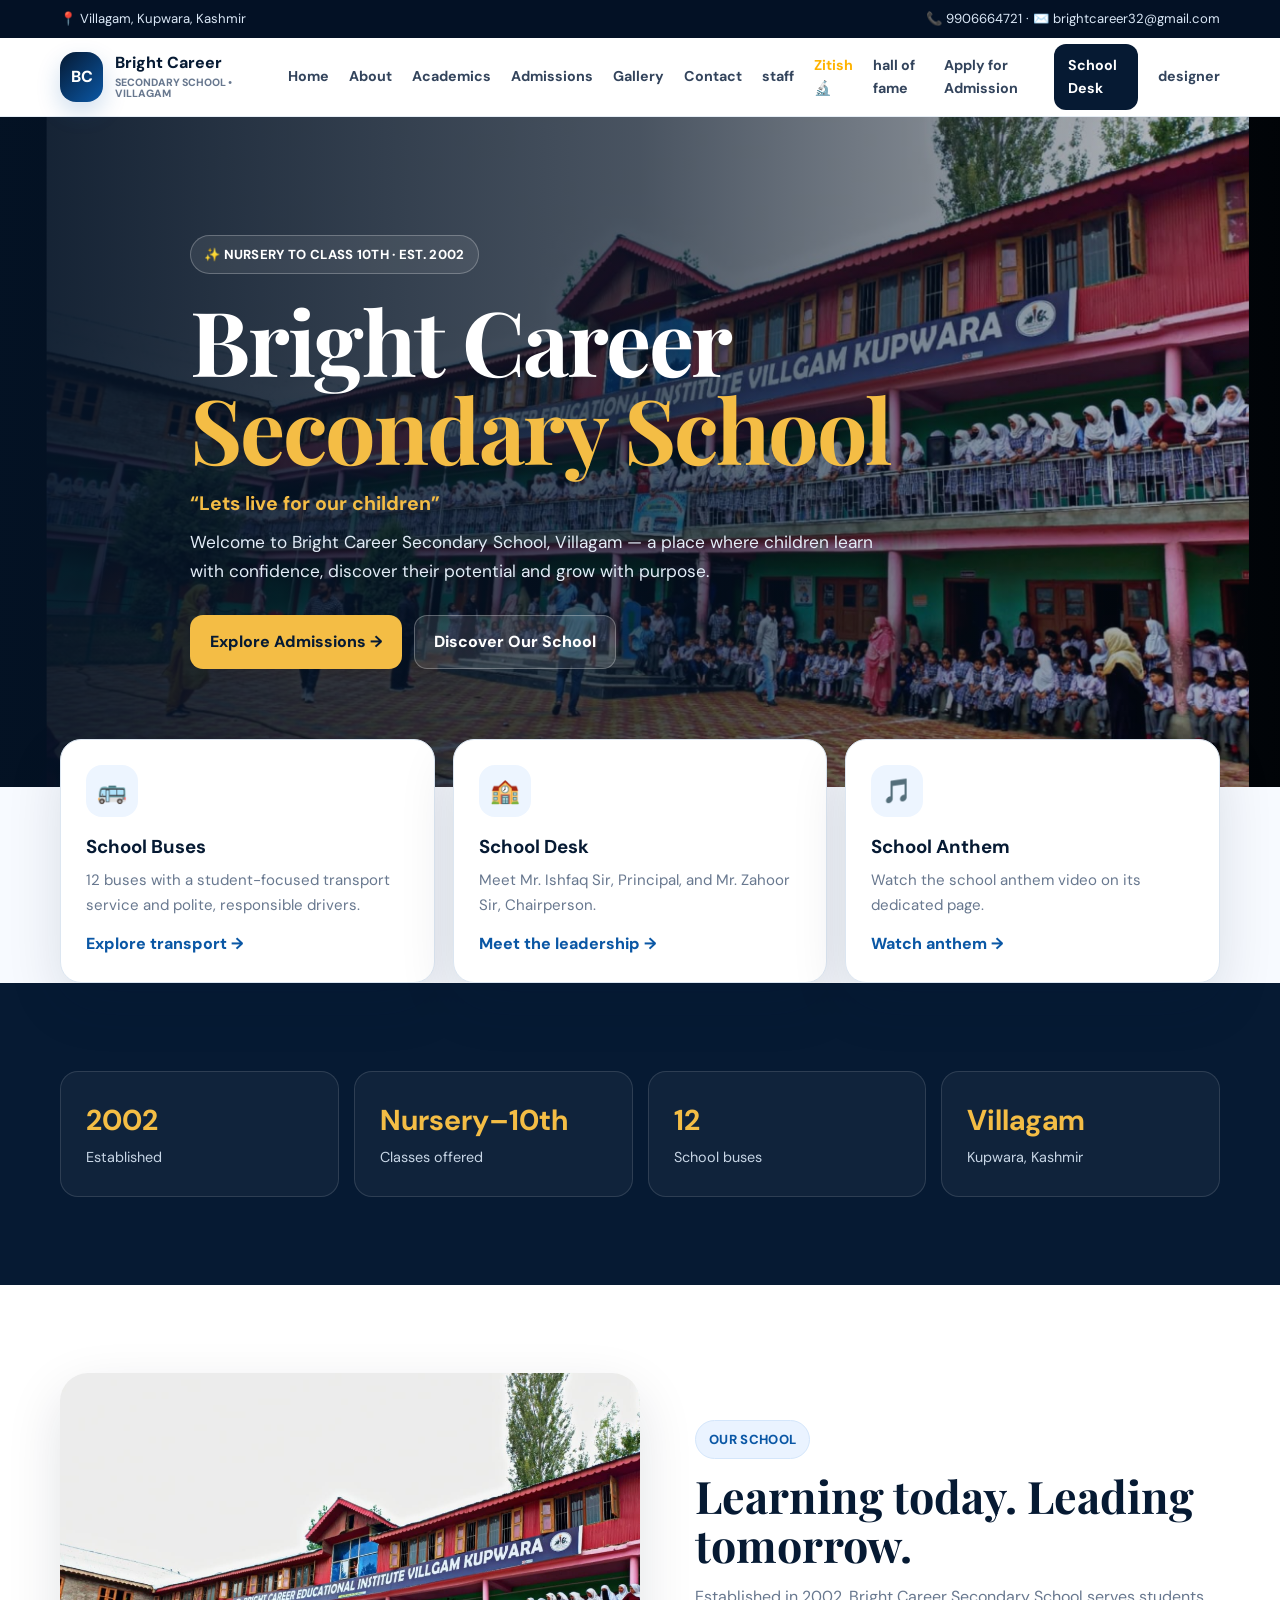
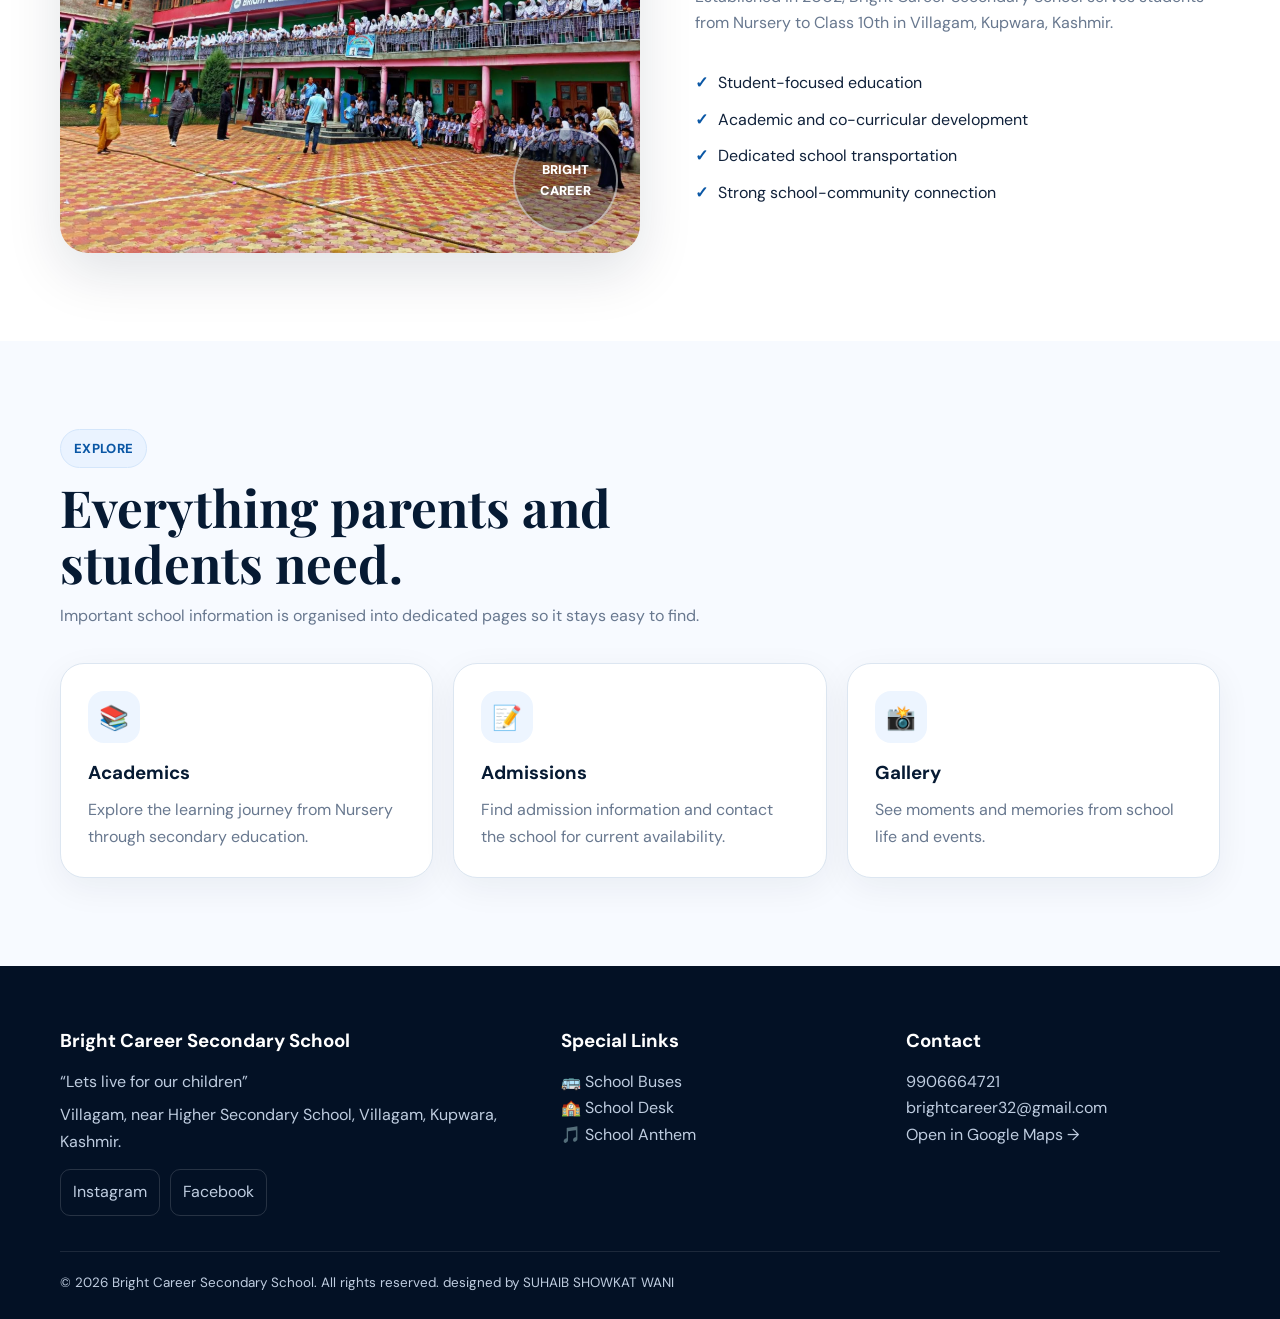
<file: index.html>
<!doctype html><html lang="en"><head><meta charset="utf-8"><meta name="viewport" content="width=device-width,initial-scale=1"><title>Home | Bright Career Secondary School</title><meta name="description" content="Bright Career Secondary School, Villagam, Kupwara, Kashmir — Nursery to Class 10th. Lets live for our children."><link rel="stylesheet" href="style.css"></head><body>
<div class="topbar"><div class="container"><span>📍 Villagam, Kupwara, Kashmir</span><span>📞 9906664721 · ✉️ brightcareer32@gmail.com</span></div></div>
<nav class="navbar"><div class="container nav-inner">
<a class="brand" href="index.html"><div class="logo">BC</div><div class="brand-title">Bright Career<small>SECONDARY SCHOOL • VILLAGAM</small></div></a>
<button class="menu" aria-label="Open navigation">☰</button>
<div class="nav-links"><a href="index.html">Home</a><a href="about.html">About</a><a href="academics.html">Academics</a><a href="admissions.html">Admissions</a><a href="gallery.html">Gallery</a><a href="contact.html">Contact</a><a href="staff.html">staff</a><a href="zitish.html" style="color: #ffb300; font-weight: bold;">Zitish 🔬</a><a href= "hall of fame.html.html">hall of fame</a><a href="apply.html">Apply for Admission</a><a class="nav-cta" href="school-desk.html">School Desk</a><a href= "about-designer.html">designer</a></div>
</div></nav>
<header class="hero"><div class="container hero-content fade"><div class="eyebrow">✨ NURSERY TO CLASS 10TH · EST. 2002</div><h1>Bright Career <span>Secondary School</span></h1><div class="slogan">“Lets live for our children”</div><p>Welcome to Bright Career Secondary School, Villagam — a place where children learn with confidence, discover their potential and grow with purpose.</p><div class="buttons"><a class="btn primary" href="admissions.html">Explore Admissions →</a><a class="btn secondary" href="about.html">Discover Our School</a></div></div></header>
<section class="quick"><div class="container quick-grid"><a class="quick-card" href="buses.html"><div class="icon">🚌</div><h3>School Buses</h3><p>12 buses with a student-focused transport service and polite, responsible drivers.</p><span class="arrow">Explore transport →</span></a><a class="quick-card" href="school-desk.html"><div class="icon">🏫</div><h3>School Desk</h3><p>Meet Mr. Ishfaq Sir, Principal, and Mr. Zahoor Sir, Chairperson.</p><span class="arrow">Meet the leadership →</span></a><a class="quick-card" href="anthem.html"><div class="icon">🎵</div><h3>School Anthem</h3><p>Watch the school anthem video on its dedicated page.</p><span class="arrow">Watch anthem →</span></a></div></section>
<section class="stats"><div class="container section"><div class="stats-grid"><div class="stat"><strong>2002</strong><span>Established</span></div><div class="stat"><strong>Nursery–10th</strong><span>Classes offered</span></div><div class="stat"><strong>12</strong><span>School buses</span></div><div class="stat"><strong>Villagam</strong><span>Kupwara, Kashmir</span></div></div></div></section>
<section class="section alt"><div class="container split"><div class="photo"><img src="assets/school-campus.png" alt="Bright Career Secondary School campus"><div class="watermark">BRIGHT<br>CAREER</div></div><div class="text"><div class="heading"><span class="eyebrow">OUR SCHOOL</span><h2>Learning today. Leading tomorrow.</h2><p>Established in 2002, Bright Career Secondary School serves students from Nursery to Class 10th in Villagam, Kupwara, Kashmir.</p></div><ul class="checks"><li>Student-focused education</li><li>Academic and co-curricular development</li><li>Dedicated school transportation</li><li>Strong school-community connection</li></ul><div class="quote"></div></div></div></section>
<section class="section"><div class="container"><div class="heading"><span class="eyebrow">EXPLORE</span><h2>Everything parents and students need.</h2><p>Important school information is organised into dedicated pages so it stays easy to find.</p></div><div class="grid3"><a class="card" href="academics.html"><div class="icon">📚</div><h3>Academics</h3><p>Explore the learning journey from Nursery through secondary education.</p></a><a class="card" href="admissions.html"><div class="icon">📝</div><h3>Admissions</h3><p>Find admission information and contact the school for current availability.</p></a><a class="card" href="gallery.html"><div class="icon">📸</div><h3>Gallery</h3><p>See moments and memories from school life and events.</p></a></div></div></section>
<footer><div class="container"><div class="footer-grid">
<div><h3>Bright Career Secondary School</h3><p>“Lets live for our children”</p><p style="margin-top:7px">Villagam, near Higher Secondary School, Villagam, Kupwara, Kashmir.</p><div class="socials"><a href="https://www.instagram.com/brightcareervillagam?stkn=Mm9xZGMwNnK5dHg5" aria-label="Instagram">Instagram</a><a href="#" aria-label="Facebook">Facebook</a></div></div>
<div><h3>Special Links</h3><p><a href="buses.html">🚌 School Buses</a></p><p><a href="school-desk.html">🏫 School Desk</a></p><p><a href="anthem.html">🎵 School Anthem</a></p></div>
<div><h3>Contact</h3><p><a href="tel:9906664721">9906664721</a></p><p><a href="mailto:brightcareer32@gmail.com">brightcareer32@gmail.com</a></p><p><a target="_blank" href="https://www.google.com/maps/search/?api=1&query=Bright+Career+Secondary+School+Villagam+Kupwara">Open in Google Maps →</a></p></div>
</div><div class="copyright">© <span class="year"></span> Bright Career Secondary School. All rights reserved. designed by SUHAIB SHOWKAT WANI </div></div></footer>
<script src="script.js"></script></body></html>
</file>
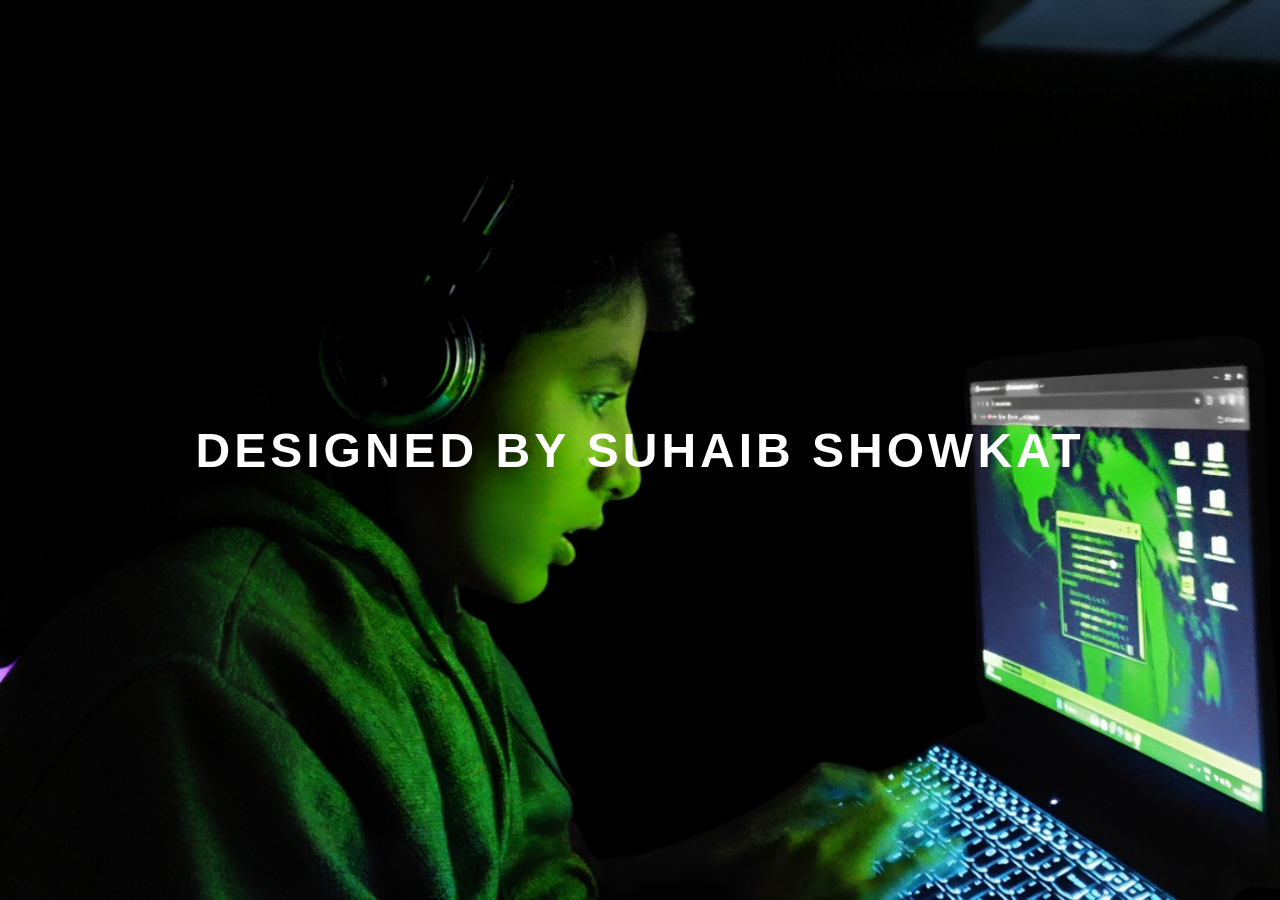
<file: about-designer.html>
<!DOCTYPE html>
<html lang="en">
<head>
    <meta charset="UTF-8">
    <meta name="viewport" content="width=device-width, initial-scale=1.0">
    <title>Designed by Suhaib Showkat</title>
    <style>
        /* Reset margins and paddings */
        * {
            margin: 0;
            padding: 0;
            box-sizing: border-box;
        }

        /* Fullscreen background layout */
        body {
            height: 100vh;
            width: 100vw;
            display: flex;
            justify-content: center;
            align-items: center;
            
            /* Background image settings */
           background-image: url("assets/ssss.jpg");
            background-size: cover;
            background-position: center;
            background-repeat: no-repeat;
            
            background-color: #0b0c10; 
            overflow: hidden;
            font-family: 'Segoe UI', Tahoma, Geneva, Verdana, sans-serif;
        }

        /* Animated credit text */
        .credit-text {
            color: #ffffff;
            font-size: 3rem;
            font-weight: 700;
            text-transform: uppercase;
            letter-spacing: 4px;
            text-align: center;
            user-select: none;
            
            /* Apply combination of fade-in and pulsing glow animations */
            animation: fadeIn 1.5s ease-out forwards, pulseGlow 3s ease-in-out infinite alternate;
        }

        /* Animation 1: Smooth Entry Fade-In */
        @keyframes fadeIn {
            0% {
                opacity: 0;
                transform: translateY(20px);
                filter: blur(5px);
            }
            100% {
                opacity: 1;
                transform: translateY(0);
                filter: blur(0);
            }
        }

        /* Animation 2: Infinite Ambient Cyber Glow (Matches a coding/tech theme) */
        @keyframes pulseGlow {
            0% {
                text-shadow: 0 0 10px rgba(255, 255, 255, 0.4), 
                             0 0 20px rgba(0, 255, 100, 0.2);
            }
            100% {
                text-shadow: 0 0 15px rgba(255, 255, 255, 0.6), 
                             0 0 30px rgba(0, 255, 100, 0.6),
                             0 0 45px rgba(0, 255, 100, 0.3);
            }
        }
    </style>

</head>
<body>
    

    <div class="credit-text">
        Designed by Suhaib Showkat
    </div>

</body>
</html>
</file>
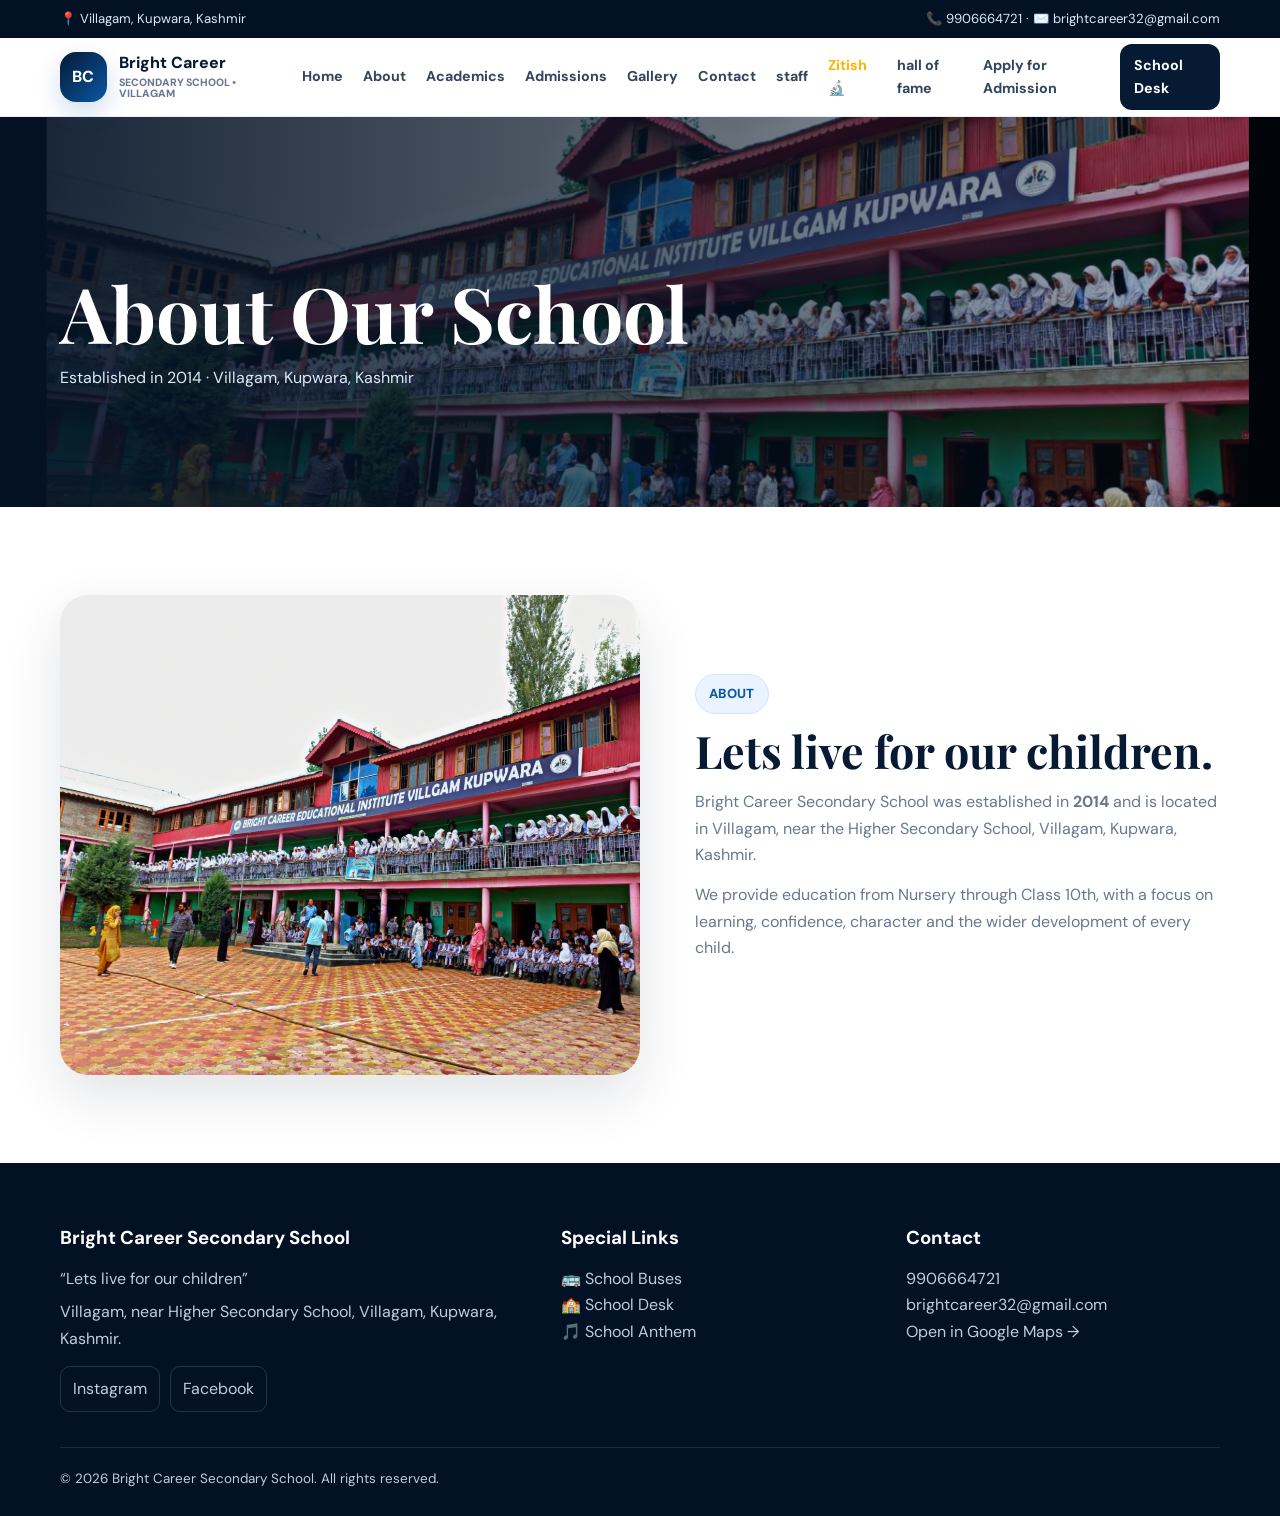
<file: about.html>
<!doctype html><html lang="en"><head><meta charset="utf-8"><meta name="viewport" content="width=device-width,initial-scale=1"><title>About Us | Bright Career Secondary School</title><meta name="description" content="Bright Career Secondary School, Villagam, Kupwara, Kashmir — Nursery to Class 10th. Lets live for our children."><link rel="stylesheet" href="style.css"></head><body>
<div class="topbar"><div class="container"><span>📍 Villagam, Kupwara, Kashmir</span><span>📞 9906664721 · ✉️ brightcareer32@gmail.com</span></div></div>
<nav class="navbar"><div class="container nav-inner">
<a class="brand" href="index.html"><div class="logo">BC</div><div class="brand-title">Bright Career<small>SECONDARY SCHOOL • VILLAGAM</small></div></a>
<button class="menu" aria-label="Open navigation">☰</button>
<div class="nav-links"><a href="index.html">Home</a><a href="about.html">About</a><a href="academics.html">Academics</a><a href="admissions.html">Admissions</a><a href="gallery.html">Gallery</a><a href="contact.html">Contact</a><a href="staff.html">staff</a><a href="zitish.html" style="color: #ffb300; font-weight: bold;">Zitish 🔬</a><a href= "hall of fame.html.html">hall of fame</a><a href="apply.html">Apply for Admission</a><a class="nav-cta" href="school-desk.html">School Desk</a></div>
</div></nav>
<section class="pagehero"><div class="container"><h1>About Our School</h1><p>Established in 2014 · Villagam, Kupwara, Kashmir</p></div></section><section class="section alt"><div class="container split"><div class="photo"><img src="assets/school-campus.png" alt="Bright Career school campus"></div><div class="text"><div class="heading"><span class="eyebrow">ABOUT</span><h2>Lets live for our children.</h2><p>Bright Career Secondary School was established in <strong>2014</strong> and is located in Villagam, near the Higher Secondary School, Villagam, Kupwara, Kashmir.</p><p>We provide education from Nursery through Class 10th, with a focus on learning, confidence, character and the wider development of every child.</p></div></div></div></section>
<footer><div class="container"><div class="footer-grid">
<div><h3>Bright Career Secondary School</h3><p>“Lets live for our children”</p><p style="margin-top:7px">Villagam, near Higher Secondary School, Villagam, Kupwara, Kashmir.</p><div class="socials"><a href="https://www.instagram.com/brightcareervillagam?stkn=Mm9xZGMwNnK5dHg5" aria-label="Instagram">Instagram</a><a href="#" aria-label="Facebook">Facebook</a></div></div>
<div><h3>Special Links</h3><p><a href="buses.html">🚌 School Buses</a></p><p><a href="school-desk.html">🏫 School Desk</a></p><p><a href="anthem.html">🎵 School Anthem</a></p></div>
<div><h3>Contact</h3><p><a href="tel:9906664721">9906664721</a></p><p><a href="mailto:brightcareer32@gmail.com">brightcareer32@gmail.com</a></p><p><a target="_blank" href="https://www.google.com/maps/search/?api=1&query=Bright+Career+Secondary+School+Villagam+Kupwara">Open in Google Maps →</a></p></div>
</div><div class="copyright">© <span class="year"></span> Bright Career Secondary School. All rights reserved.</div></div></footer>
<script src="script.js"></script></body></html>
</file>
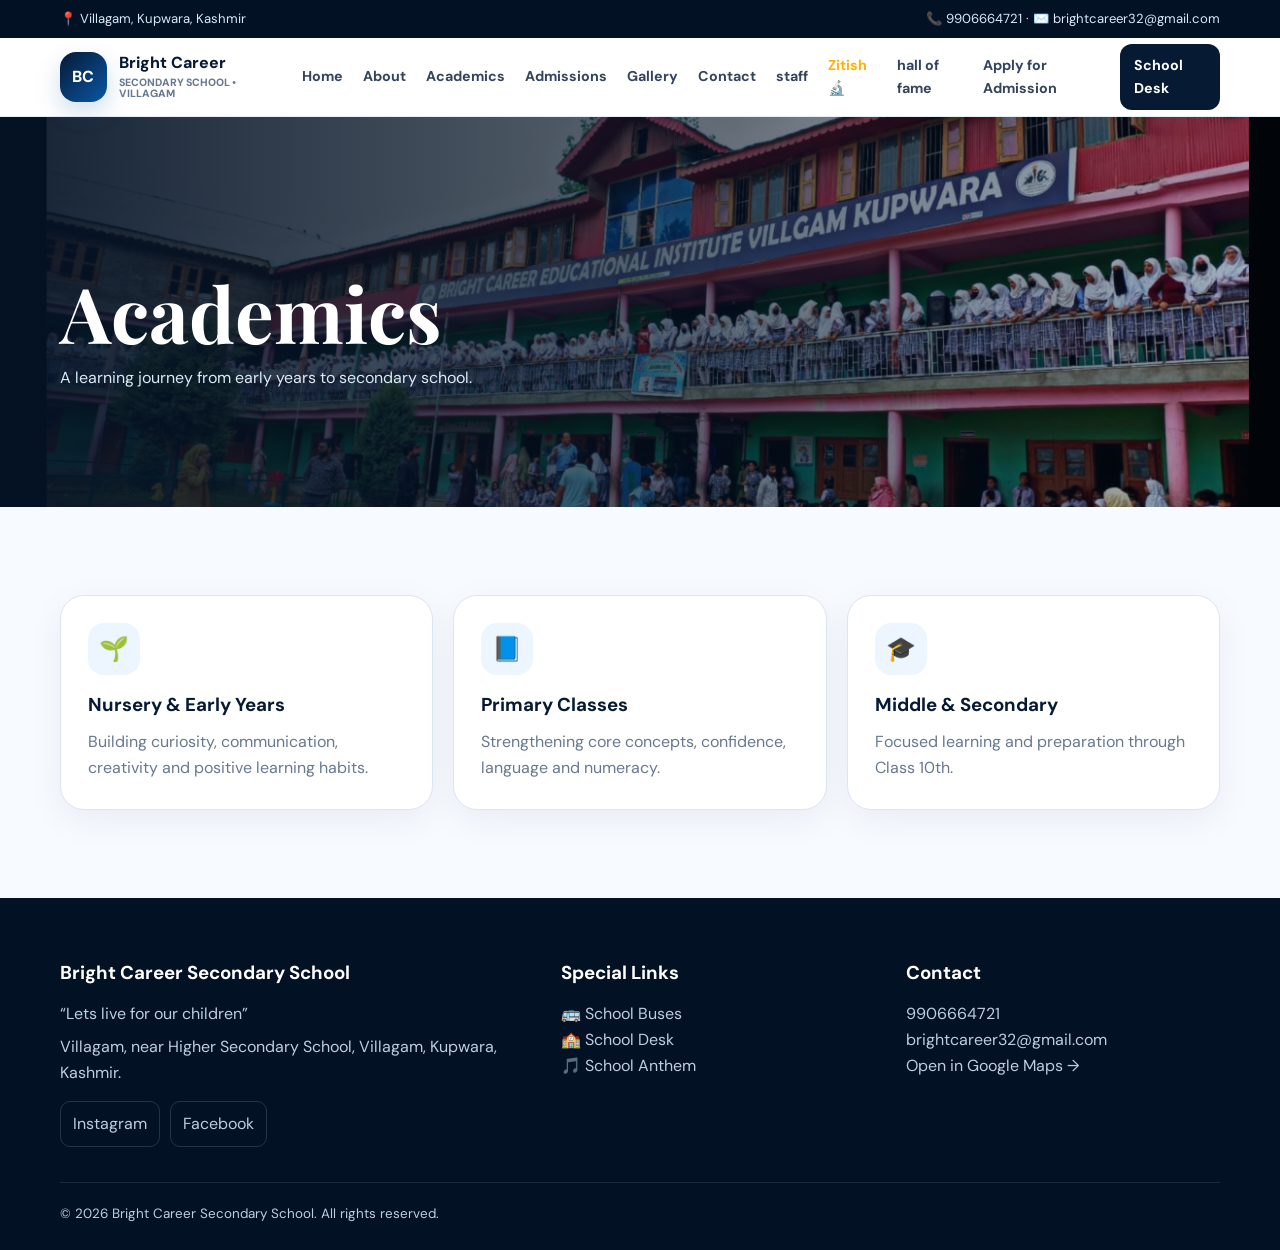
<file: academics.html>
<!doctype html><html lang="en"><head><meta charset="utf-8"><meta name="viewport" content="width=device-width,initial-scale=1"><title>Academics | Bright Career Secondary School</title><meta name="description" content="Bright Career Secondary School, Villagam, Kupwara, Kashmir — Nursery to Class 10th. Lets live for our children."><link rel="stylesheet" href="style.css"></head><body>
<div class="topbar"><div class="container"><span>📍 Villagam, Kupwara, Kashmir</span><span>📞 9906664721 · ✉️ brightcareer32@gmail.com</span></div></div>
<nav class="navbar"><div class="container nav-inner">
<a class="brand" href="index.html"><div class="logo">BC</div><div class="brand-title">Bright Career<small>SECONDARY SCHOOL • VILLAGAM</small></div></a>
<button class="menu" aria-label="Open navigation">☰</button>
<div class="nav-links"><a href="index.html">Home</a><a href="about.html">About</a><a href="academics.html">Academics</a><a href="admissions.html">Admissions</a><a href="gallery.html">Gallery</a><a href="contact.html">Contact</a><a href="staff.html">staff</a><a href="zitish.html" style="color: #ffb300; font-weight: bold;">Zitish 🔬</a><a href= "hall of fame.html.html">hall of fame</a><a href="apply.html">Apply for Admission</a><a class="nav-cta" href="school-desk.html">School Desk</a></div>
</div></nav>
<section class="pagehero"><div class="container"><h1>Academics</h1><p>A learning journey from early years to secondary school.</p></div></section><section class="section"><div class="container grid3"><div class="card"><div class="icon">🌱</div><h3>Nursery & Early Years</h3><p>Building curiosity, communication, creativity and positive learning habits.</p></div><div class="card"><div class="icon">📘</div><h3>Primary Classes</h3><p>Strengthening core concepts, confidence, language and numeracy.</p></div><div class="card"><div class="icon">🎓</div><h3>Middle & Secondary</h3><p>Focused learning and preparation through Class 10th.</p></div></div></section>
<footer><div class="container"><div class="footer-grid">
<div><h3>Bright Career Secondary School</h3><p>“Lets live for our children”</p><p style="margin-top:7px">Villagam, near Higher Secondary School, Villagam, Kupwara, Kashmir.</p><div class="socials"><a href="https://www.instagram.com/brightcareervillagam?stkn=Mm9xZGMwNnK5dHg5" aria-label="Instagram">Instagram</a><a href="#" aria-label="Facebook">Facebook</a></div></div>
<div><h3>Special Links</h3><p><a href="buses.html">🚌 School Buses</a></p><p><a href="school-desk.html">🏫 School Desk</a></p><p><a href="anthem.html">🎵 School Anthem</a></p></div>
<div><h3>Contact</h3><p><a href="tel:9906664721">9906664721</a></p><p><a href="mailto:brightcareer32@gmail.com">brightcareer32@gmail.com</a></p><p><a target="_blank" href="https://www.google.com/maps/search/?api=1&query=Bright+Career+Secondary+School+Villagam+Kupwara">Open in Google Maps →</a></p></div>
</div><div class="copyright">© <span class="year"></span> Bright Career Secondary School. All rights reserved.</div></div></footer>
<script src="script.js"></script></body></html>
</file>
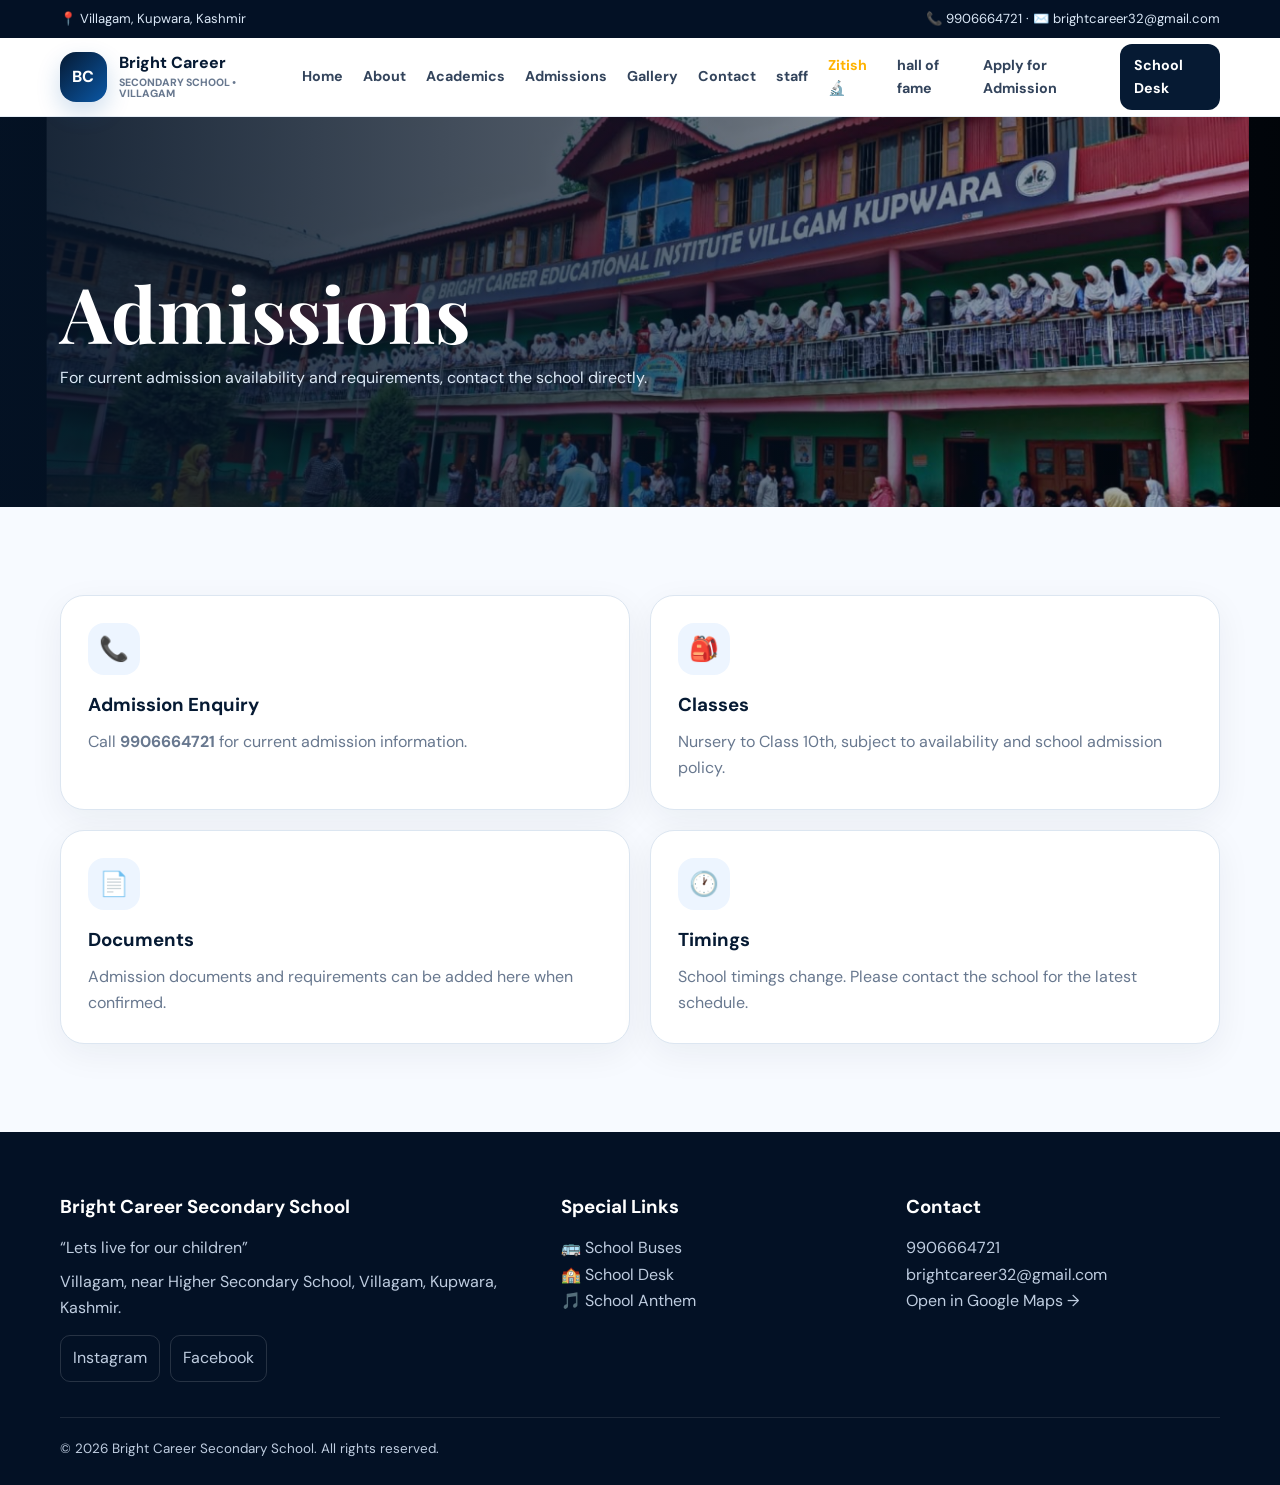
<file: admissions.html>
<!doctype html><html lang="en"><head><meta charset="utf-8"><meta name="viewport" content="width=device-width,initial-scale=1"><title>Admissions | Bright Career Secondary School</title><meta name="description" content="Bright Career Secondary School, Villagam, Kupwara, Kashmir — Nursery to Class 10th. Lets live for our children."><link rel="stylesheet" href="style.css"></head><body>
<div class="topbar"><div class="container"><span>📍 Villagam, Kupwara, Kashmir</span><span>📞 9906664721 · ✉️ brightcareer32@gmail.com</span></div></div>
<nav class="navbar"><div class="container nav-inner">
<a class="brand" href="index.html"><div class="logo">BC</div><div class="brand-title">Bright Career<small>SECONDARY SCHOOL • VILLAGAM</small></div></a>
<button class="menu" aria-label="Open navigation">☰</button>
<div class="nav-links"><a href="index.html">Home</a><a href="about.html">About</a><a href="academics.html">Academics</a><a href="admissions.html">Admissions</a><a href="gallery.html">Gallery</a><a href="contact.html">Contact</a><a href="staff.html">staff</a><a href="zitish.html" style="color: #ffb300; font-weight: bold;">Zitish 🔬</a><a href= "hall of fame.html.html">hall of fame</a><a href="apply.html">Apply for Admission</a><a class="nav-cta" href="school-desk.html">School Desk</a></div>
</div></nav>
<section class="pagehero"><div class="container"><h1>Admissions</h1><p>For current admission availability and requirements, contact the school directly.</p></div></section><section class="section"><div class="container grid2"><div class="card"><div class="icon">📞</div><h3>Admission Enquiry</h3><p>Call <strong>9906664721</strong> for current admission information.</p></div><div class="card"><div class="icon">🎒</div><h3>Classes</h3><p>Nursery to Class 10th, subject to availability and school admission policy.</p></div><div class="card"><div class="icon">📄</div><h3>Documents</h3><p>Admission documents and requirements can be added here when confirmed.</p></div><div class="card"><div class="icon">🕐</div><h3>Timings</h3><p>School timings change. Please contact the school for the latest schedule.</p></div></div></section>
<footer><div class="container"><div class="footer-grid">
<div><h3>Bright Career Secondary School</h3><p>“Lets live for our children”</p><p style="margin-top:7px">Villagam, near Higher Secondary School, Villagam, Kupwara, Kashmir.</p><div class="socials"><a href="https://www.instagram.com/brightcareervillagam?stkn=Mm9xZGMwNnK5dHg5" aria-label="Instagram">Instagram</a><a href="#" aria-label="Facebook">Facebook</a></div></div>
<div><h3>Special Links</h3><p><a href="buses.html">🚌 School Buses</a></p><p><a href="school-desk.html">🏫 School Desk</a></p><p><a href="anthem.html">🎵 School Anthem</a></p></div>
<div><h3>Contact</h3><p><a href="tel:9906664721">9906664721</a></p><p><a href="mailto:brightcareer32@gmail.com">brightcareer32@gmail.com</a></p><p><a target="_blank" href="https://www.google.com/maps/search/?api=1&query=Bright+Career+Secondary+School+Villagam+Kupwara">Open in Google Maps →</a></p></div>
</div><div class="copyright">© <span class="year"></span> Bright Career Secondary School. All rights reserved.</div></div></footer>
<script src="script.js"></script></body></html>
</file>
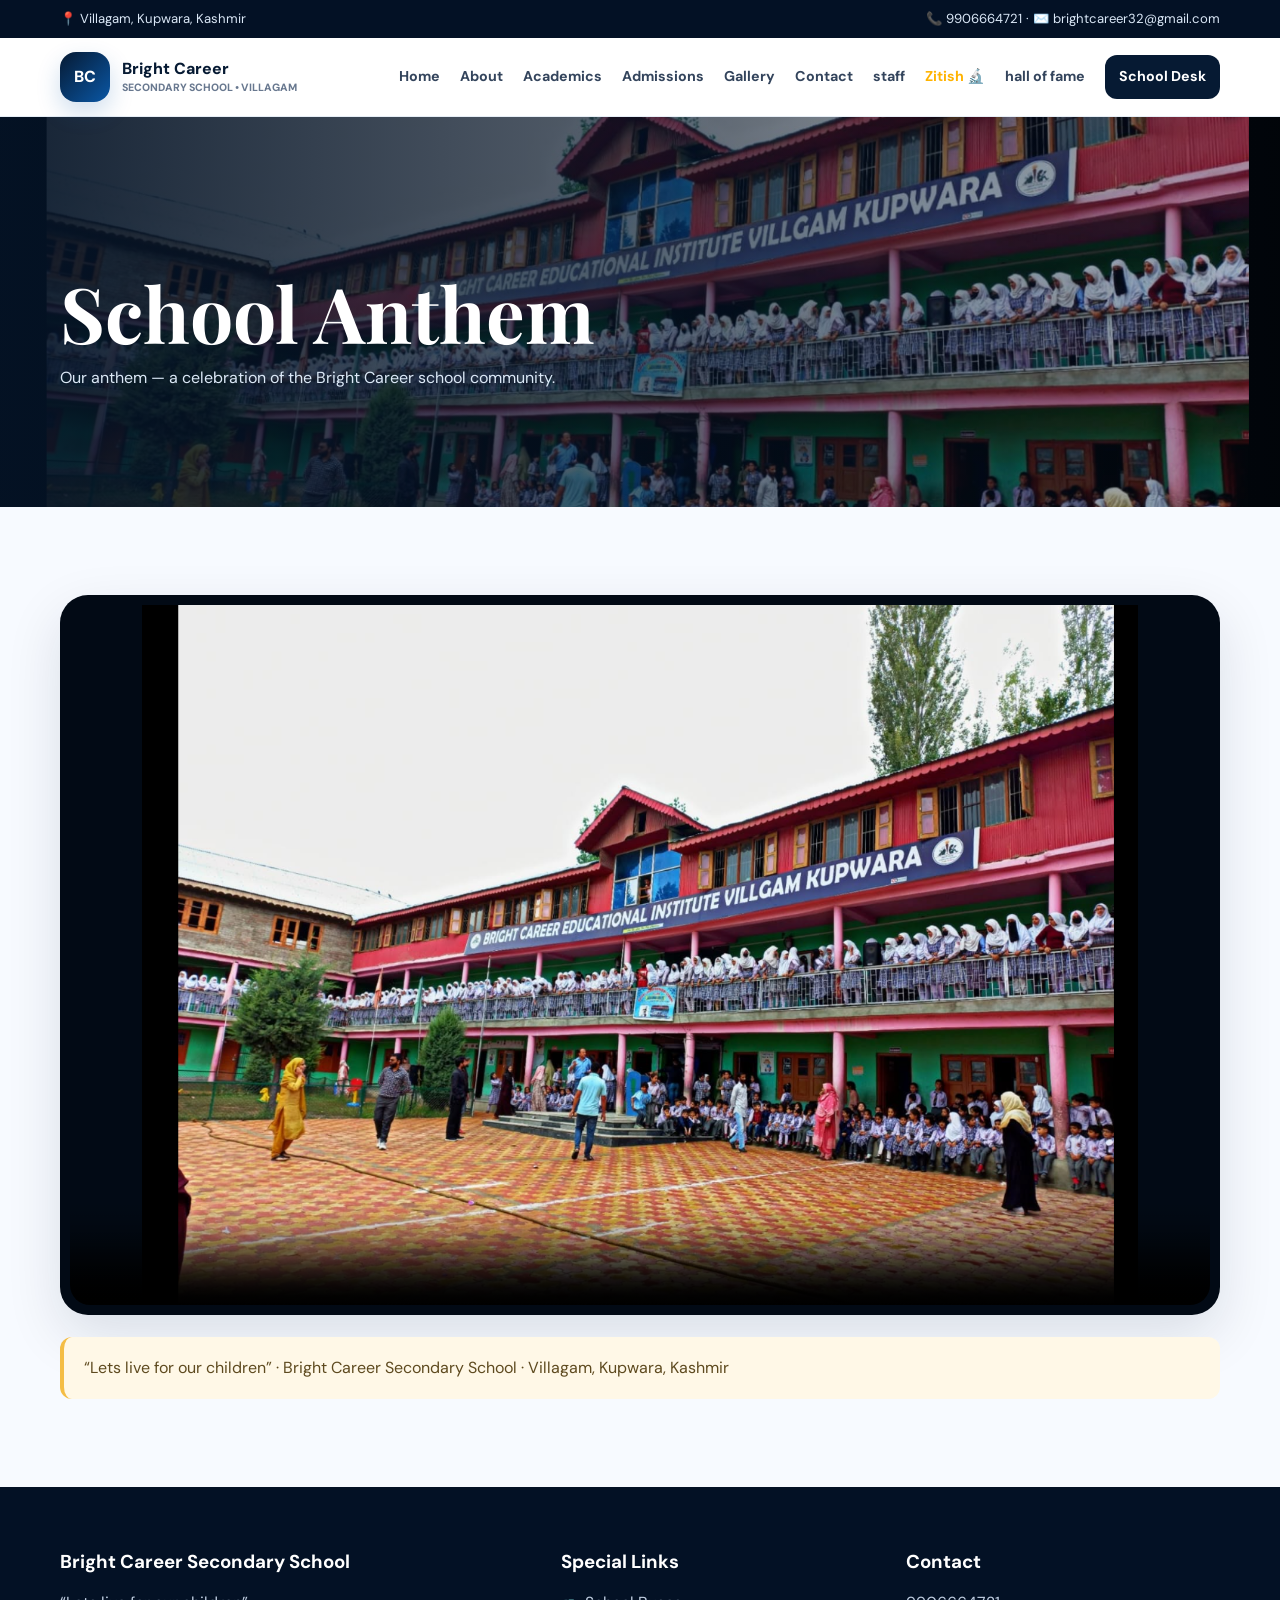
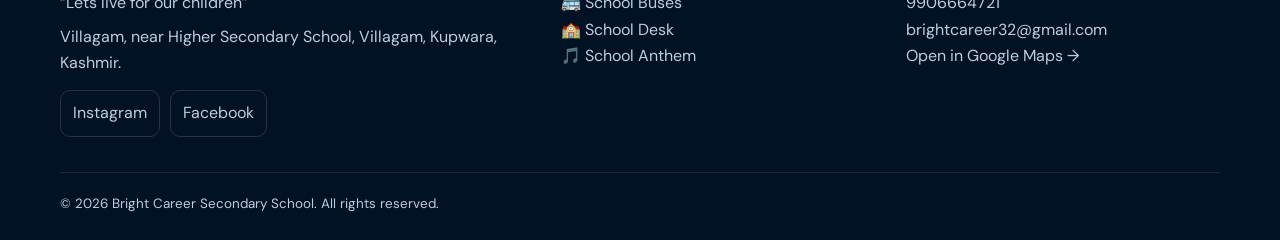
<file: anthem.html>
<!doctype html><html lang="en"><head><meta charset="utf-8"><meta name="viewport" content="width=device-width,initial-scale=1"><title>School Anthem | Bright Career Secondary School</title><meta name="description" content="Bright Career Secondary School, Villagam, Kupwara, Kashmir — Nursery to Class 10th. Lets live for our children."><link rel="stylesheet" href="style.css"></head><body>
<div class="topbar"><div class="container"><span>📍 Villagam, Kupwara, Kashmir</span><span>📞 9906664721 · ✉️ brightcareer32@gmail.com</span></div></div>
<nav class="navbar"><div class="container nav-inner">
<a class="brand" href="index.html"><div class="logo">BC</div><div class="brand-title">Bright Career<small>SECONDARY SCHOOL • VILLAGAM</small></div></a>
<button class="menu" aria-label="Open navigation">☰</button>
<div class="nav-links"><a href="index.html">Home</a><a href="about.html">About</a><a href="academics.html">Academics</a><a href="admissions.html">Admissions</a><a href="gallery.html">Gallery</a><a href="contact.html">Contact</a><a href="staff.html">staff</a><a href="zitish.html" style="color: #ffb300; font-weight: bold;">Zitish 🔬</a><a href= "hall of fame.html.html">hall of fame</a><a class="nav-cta" href="school-desk.html">School Desk</a></div>
</div></nav>
<section class="pagehero"><div class="container"><h1>School Anthem</h1><p>Our anthem — a celebration of the Bright Career school community.</p></div></section><section class="section"><div class="container"><div class="video-box"><video controls preload="metadata" poster="assets/school-campus.png"><source src="assets/school-anthem.mp4" type="video/mp4">Your browser does not support video playback.</video></div><div class="notice" style="margin-top:22px">“Lets live for our children” · Bright Career Secondary School · Villagam, Kupwara, Kashmir</div></div></section>
<footer><div class="container"><div class="footer-grid">
<div><h3>Bright Career Secondary School</h3><p>“Lets live for our children”</p><p style="margin-top:7px">Villagam, near Higher Secondary School, Villagam, Kupwara, Kashmir.</p><div class="socials"><a href="#" aria-label="Instagram">Instagram</a><a href="#" aria-label="Facebook">Facebook</a></div></div>
<div><h3>Special Links</h3><p><a href="buses.html">🚌 School Buses</a></p><p><a href="school-desk.html">🏫 School Desk</a></p><p><a href="anthem.html">🎵 School Anthem</a></p></div>
<div><h3>Contact</h3><p><a href="tel:9906664721">9906664721</a></p><p><a href="mailto:brightcareer32@gmail.com">brightcareer32@gmail.com</a></p><p><a target="_blank" href="https://www.google.com/maps/search/?api=1&query=Bright+Career+Secondary+School+Villagam+Kupwara">Open in Google Maps →</a></p></div>
</div><div class="copyright">© <span class="year"></span> Bright Career Secondary School. All rights reserved.</div></div></footer>
<script src="script.js"></script></body></html>
</file>
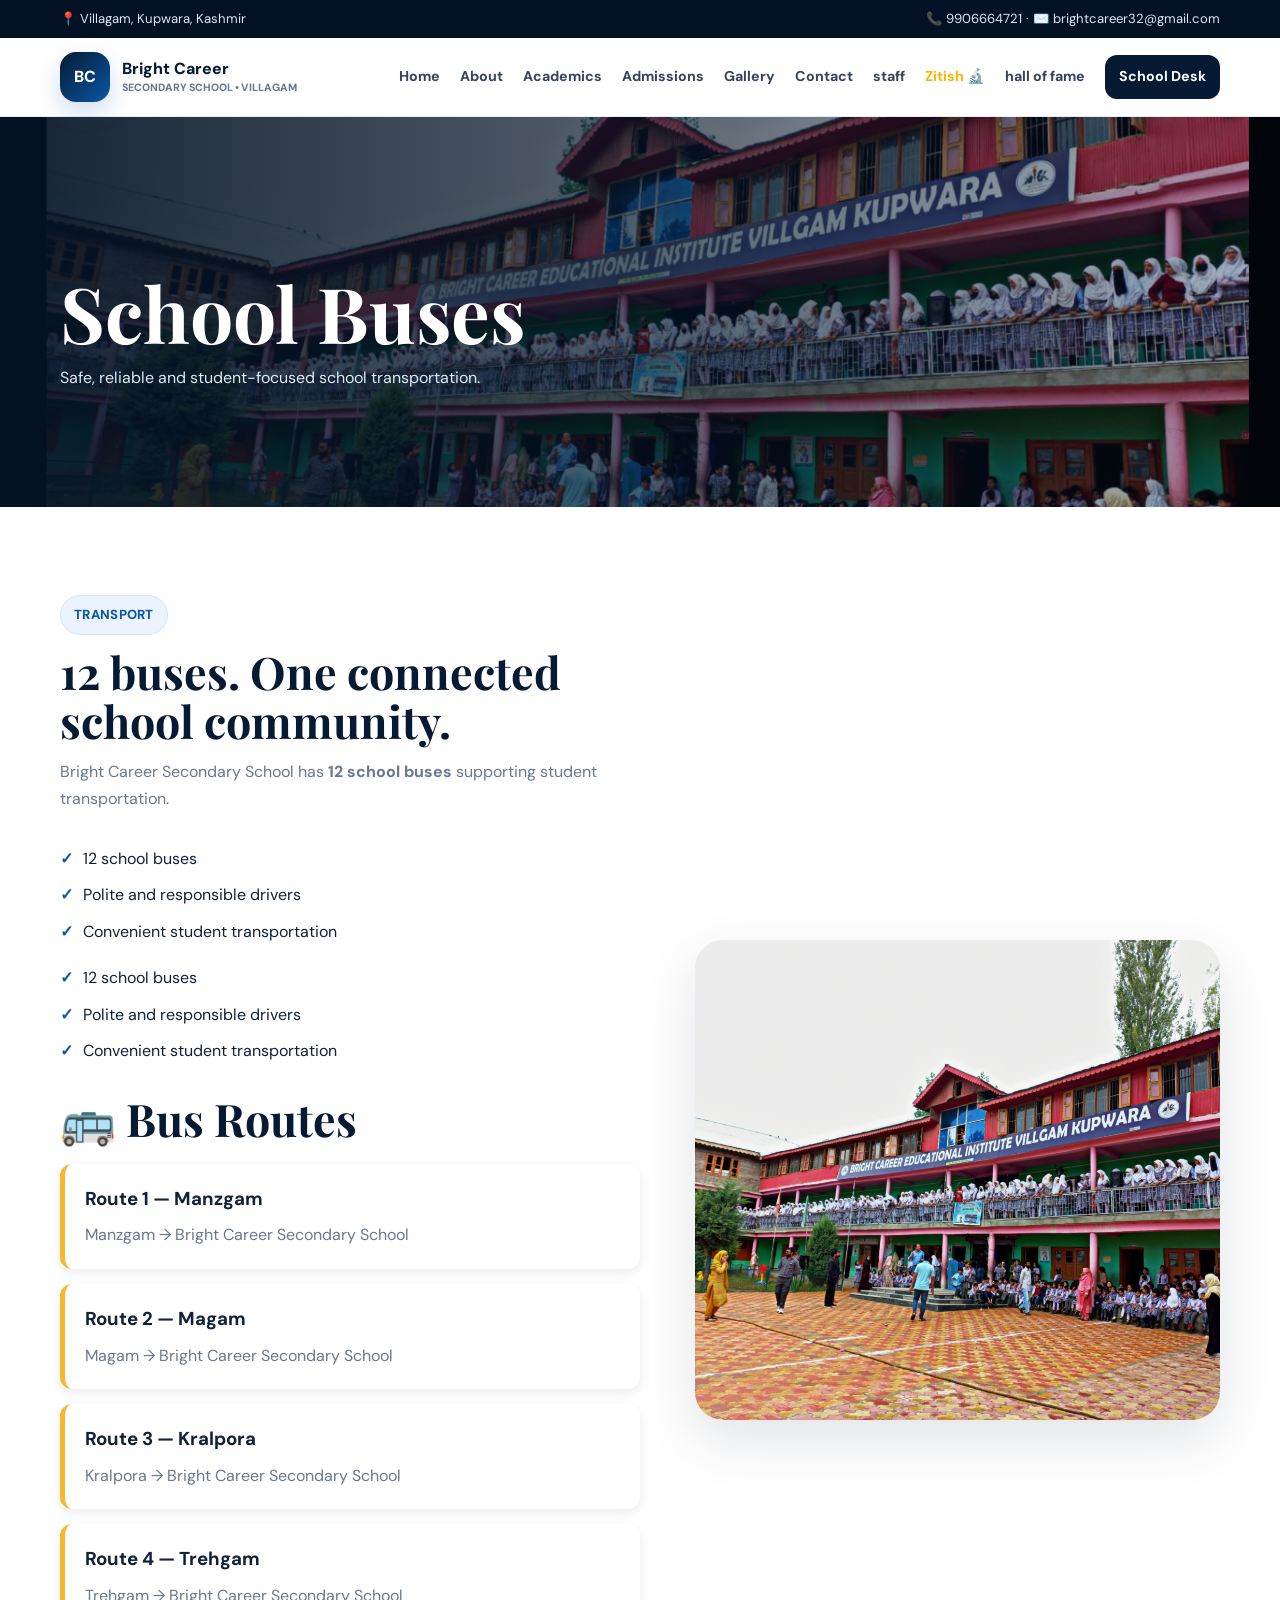
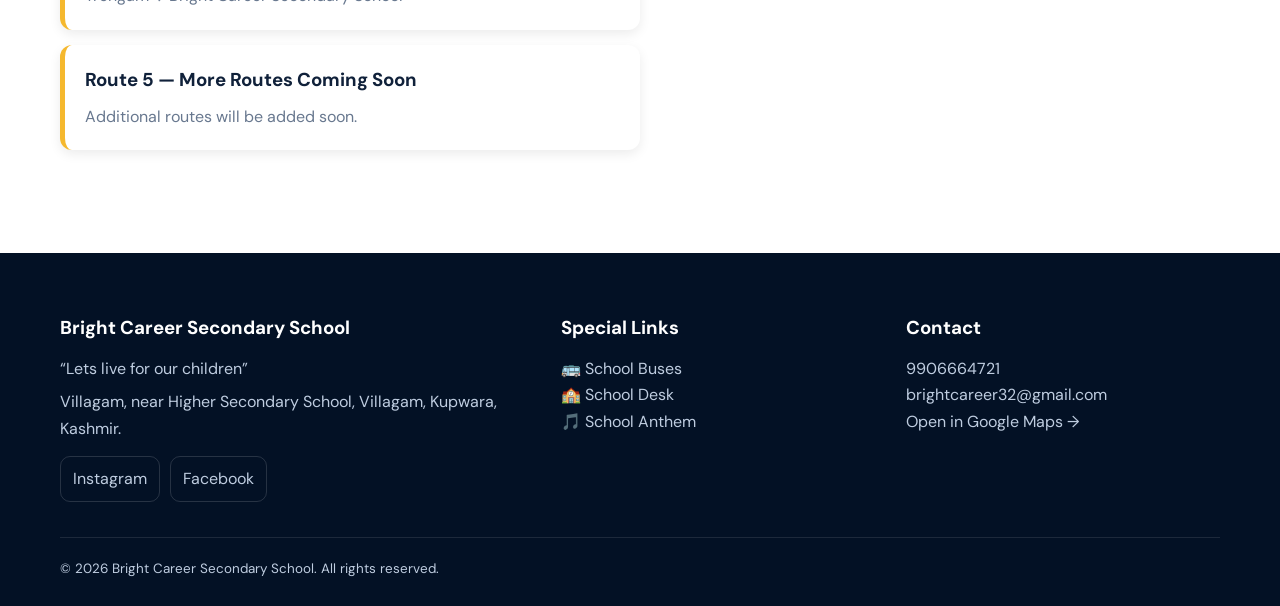
<file: buses.html>
<!doctype html><html lang="en"><head><meta charset="utf-8"><meta name="viewport" content="width=device-width,initial-scale=1"><title>School Buses | Bright Career Secondary School</title><meta name="description" content="Bright Career Secondary School, Villagam, Kupwara, Kashmir — Nursery to Class 10th. Lets live for our children."><link rel="stylesheet" href="style.css"></head><body>
<div class="topbar"><div class="container"><span>📍 Villagam, Kupwara, Kashmir</span><span>📞 9906664721 · ✉️ brightcareer32@gmail.com</span></div></div>
<nav class="navbar"><div class="container nav-inner">
<a class="brand" href="index.html"><div class="logo">BC</div><div class="brand-title">Bright Career<small>SECONDARY SCHOOL • VILLAGAM</small></div></a>
<button class="menu" aria-label="Open navigation">☰</button>
<div class="nav-links"><a href="index.html">Home</a><a href="about.html">About</a><a href="academics.html">Academics</a><a href="admissions.html">Admissions</a><a href="gallery.html">Gallery</a><a href="contact.html">Contact</a><a href="staff.html">staff</a><a href="zitish.html" style="color: #ffb300; font-weight: bold;">Zitish 🔬</a><a href= "hall of fame.html.html">hall of fame</a><a class="nav-cta" href="school-desk.html">School Desk</a></div>
</div></nav>
<section class="pagehero"><div class="container"><h1>School Buses</h1><p>Safe, reliable and student-focused school transportation.</p></div></section><section class="section alt"><div class="container split"><div class="text"><div class="heading"><span class="eyebrow">TRANSPORT</span><h2>12 buses. One connected school community.</h2><p>Bright Career Secondary School has <strong>12 school buses</strong> supporting student transportation.</p></div><ul class="checks"><li>12 school buses</li><li>Polite and responsible drivers</li><li>Convenient student transportation</li> </ul> <ul class="checks">
    <li>12 school buses</li>
    <li>Polite and responsible drivers</li>
    <li>Convenient student transportation</li>
</ul>
<div class="routes-section">
    <h2>🚌 Bus Routes</h2>

    <div class="route-card">
        <h3>Route 1 — Manzgam</h3>
        <p>Manzgam → Bright Career Secondary School</p>
    </div>

    <div class="route-card">
        <h3>Route 2 — Magam</h3>
        <p>Magam → Bright Career Secondary School</p>
    </div>

    <div class="route-card">
        <h3>Route 3 — Kralpora</h3>
        <p>Kralpora → Bright Career Secondary School</p>
    </div>

    <div class="route-card">
        <h3>Route 4 — Trehgam</h3>
        <p>Trehgam → Bright Career Secondary School</p>
    </div>

    <div class="route-card">
        <h3>Route 5 — More Routes Coming Soon</h3>
        <p>Additional routes will be added soon.</p>
    </div>
</div>
</div><div class="photo"><img src="assets/school-campus.png" alt="Bright Career Secondary School"></div></div></section>
<footer><div class="container"><div class="footer-grid">
<div><h3>Bright Career Secondary School</h3><p>“Lets live for our children”</p><p style="margin-top:7px">Villagam, near Higher Secondary School, Villagam, Kupwara, Kashmir.</p><div class="socials"><a href="#" aria-label="Instagram">Instagram</a><a href="#" aria-label="Facebook">Facebook</a></div></div>
<div><h3>Special Links</h3><p><a href="buses.html">🚌 School Buses</a></p><p><a href="school-desk.html">🏫 School Desk</a></p><p><a href="anthem.html">🎵 School Anthem</a></p></div>
<div><h3>Contact</h3><p><a href="tel:9906664721">9906664721</a></p><p><a href="mailto:brightcareer32@gmail.com">brightcareer32@gmail.com</a></p><p><a target="_blank" href="https://www.google.com/maps/search/?api=1&query=Bright+Career+Secondary+School+Villagam+Kupwara">Open in Google Maps →</a></p></div>
</div><div class="copyright">© <span class="year"></span> Bright Career Secondary School. All rights reserved.</div></div></footer>
<script src="script.js"></script></body></html>
</file>
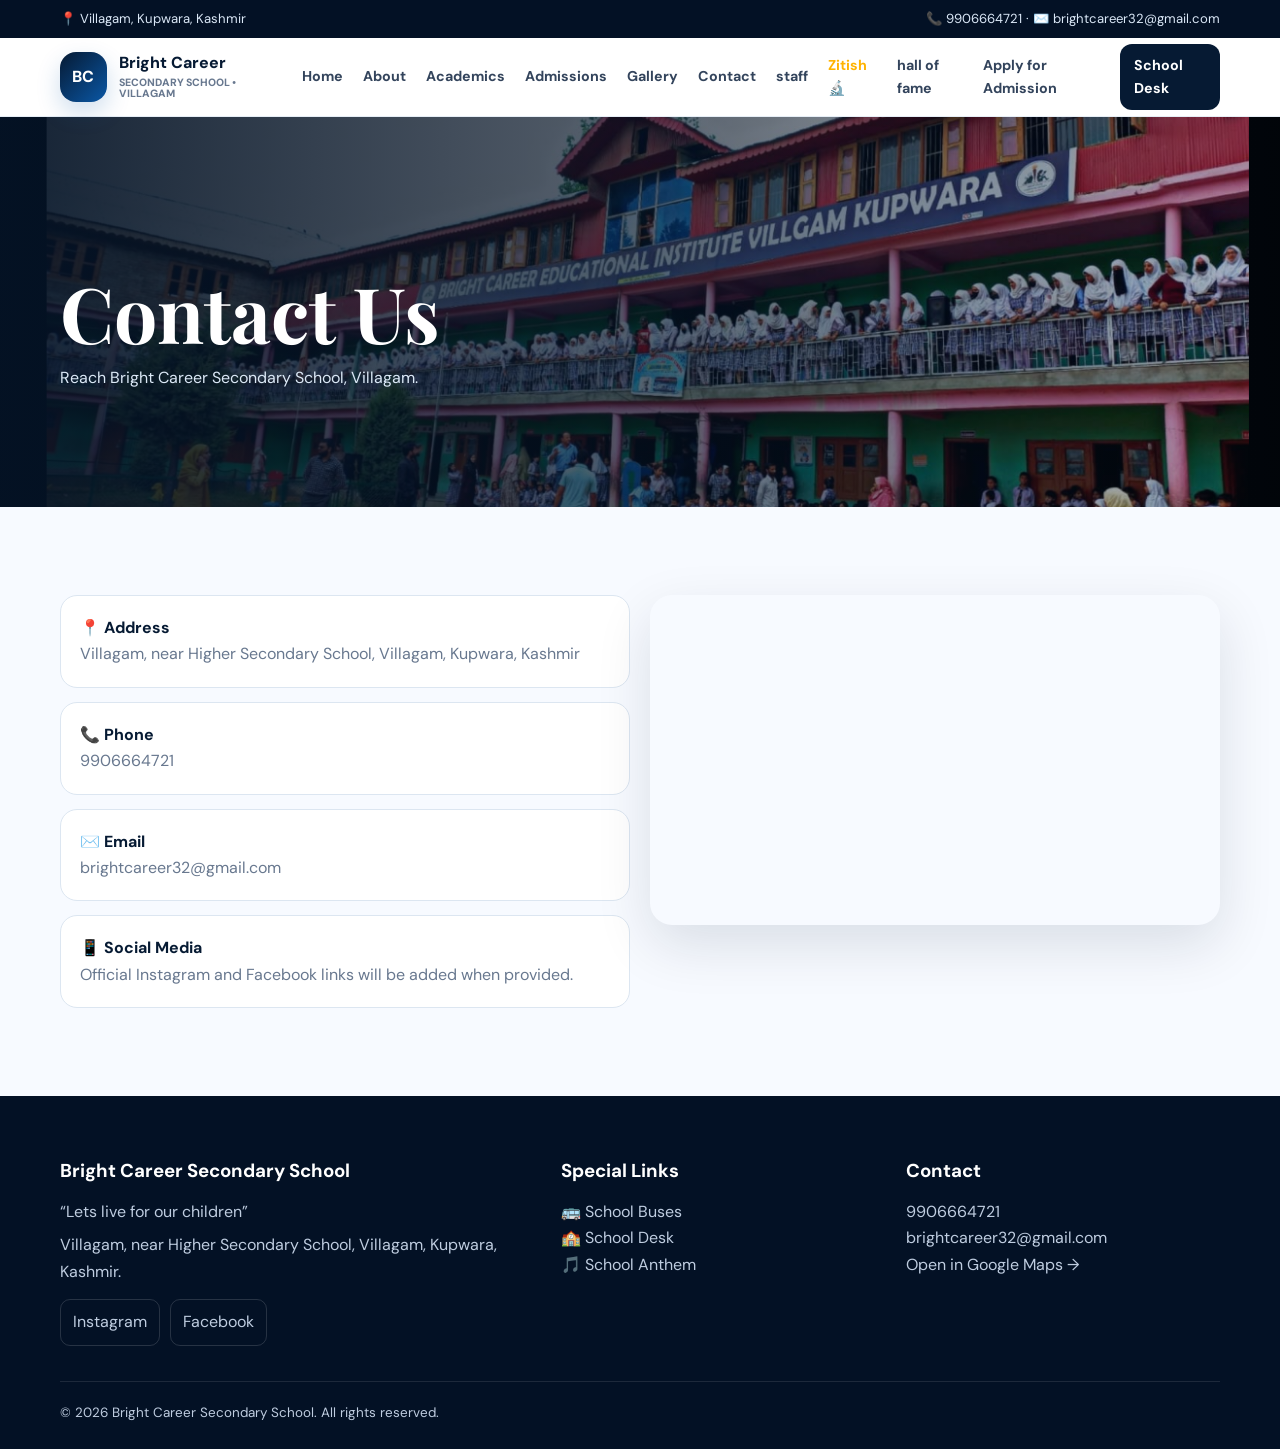
<file: contact.html>
<!doctype html><html lang="en"><head><meta charset="utf-8"><meta name="viewport" content="width=device-width,initial-scale=1"><title>Contact | Bright Career Secondary School</title><meta name="description" content="Bright Career Secondary School, Villagam, Kupwara, Kashmir — Nursery to Class 10th. Lets live for our children."><link rel="stylesheet" href="style.css"></head><body>
<div class="topbar"><div class="container"><span>📍 Villagam, Kupwara, Kashmir</span><span>📞 9906664721 · ✉️ brightcareer32@gmail.com</span></div></div>
<nav class="navbar"><div class="container nav-inner">
<a class="brand" href="index.html"><div class="logo">BC</div><div class="brand-title">Bright Career<small>SECONDARY SCHOOL • VILLAGAM</small></div></a>
<button class="menu" aria-label="Open navigation">☰</button>
<div class="nav-links"><a href="index.html">Home</a><a href="about.html">About</a><a href="academics.html">Academics</a><a href="admissions.html">Admissions</a><a href="gallery.html">Gallery</a><a href="contact.html">Contact</a><a href="staff.html">staff</a><a href="zitish.html" style="color: #ffb300; font-weight: bold;">Zitish 🔬</a><a href= "hall of fame.html.html">hall of fame</a><a href="apply.html">Apply for Admission</a><a class="nav-cta" href="school-desk.html">School Desk</a></div>
</div></nav>
<section class="pagehero"><div class="container"><h1>Contact Us</h1><p>Reach Bright Career Secondary School, Villagam.</p></div></section><section class="section"><div class="container grid2"><div class="contact-list"><div class="contact-item"><strong>📍 Address</strong><span>Villagam, near Higher Secondary School, Villagam, Kupwara, Kashmir</span></div><div class="contact-item"><strong>📞 Phone</strong><span><a href="tel:9906664721">9906664721</a></span></div><div class="contact-item"><strong>✉️ Email</strong><span><a href="mailto:brightcareer32@gmail.com">brightcareer32@gmail.com</a></span></div><div class="contact-item"><strong>📱 Social Media</strong><span>Official Instagram and Facebook links will be added when provided.</span></div></div><iframe class="map" title="School location" src="https://www.google.com/maps?q=Bright+Career+Secondary+School+Villagam+Kupwara&output=embed" loading="lazy"></iframe></div></section>
<footer><div class="container"><div class="footer-grid">
<div><h3>Bright Career Secondary School</h3><p>“Lets live for our children”</p><p style="margin-top:7px">Villagam, near Higher Secondary School, Villagam, Kupwara, Kashmir.</p><div class="socials"><a href="https://www.instagram.com/brightcareervillagam?stkn=Mm9xZGMwNnK5dHg5" aria-label="Instagram">Instagram</a><a href="#" aria-label="Facebook">Facebook</a></div></div>
<div><h3>Special Links</h3><p><a href="buses.html">🚌 School Buses</a></p><p><a href="school-desk.html">🏫 School Desk</a></p><p><a href="anthem.html">🎵 School Anthem</a></p></div>
<div><h3>Contact</h3><p><a href="tel:9906664721">9906664721</a></p><p><a href="mailto:brightcareer32@gmail.com">brightcareer32@gmail.com</a></p><p><a target="_blank" href="https://www.google.com/maps/search/?api=1&query=Bright+Career+Secondary+School+Villagam+Kupwara">Open in Google Maps →</a></p></div>
</div><div class="copyright">© <span class="year"></span> Bright Career Secondary School. All rights reserved.</div></div></footer>
<script src="script.js"></script></body></html>
</file>
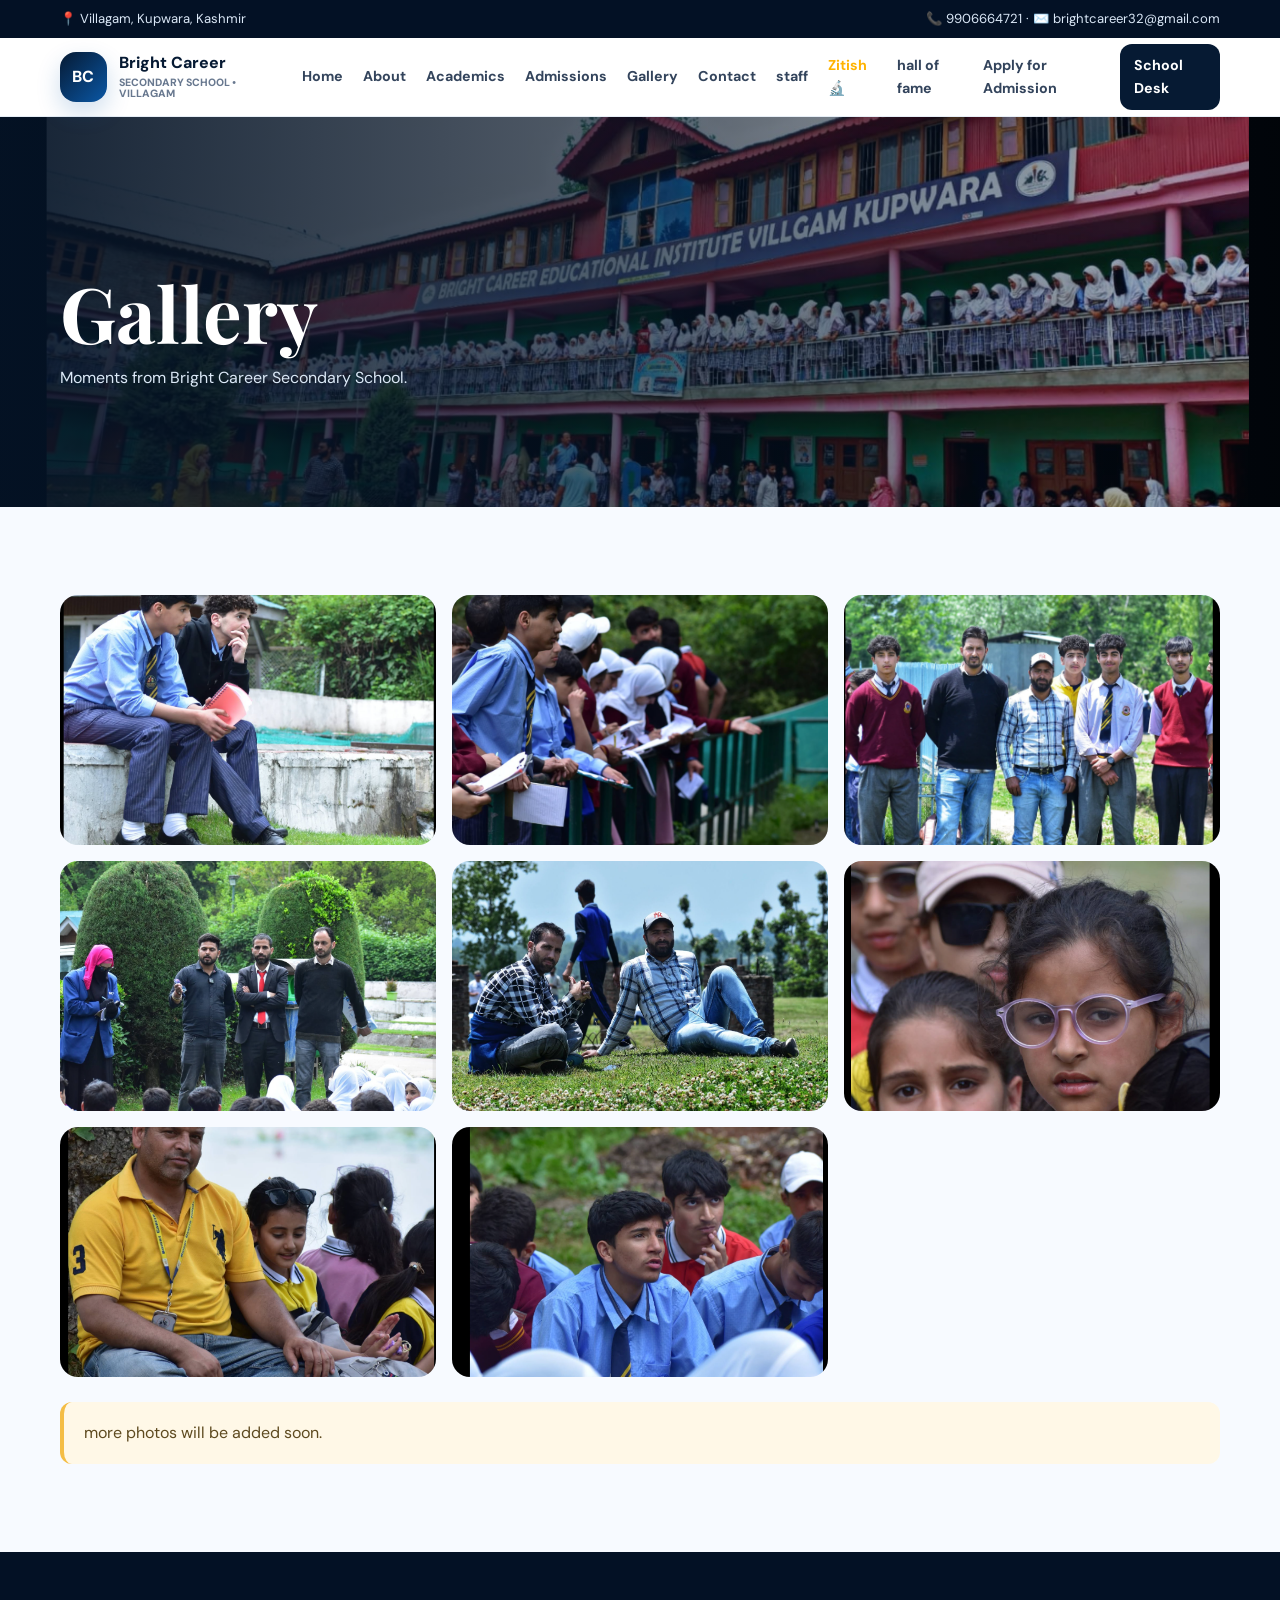
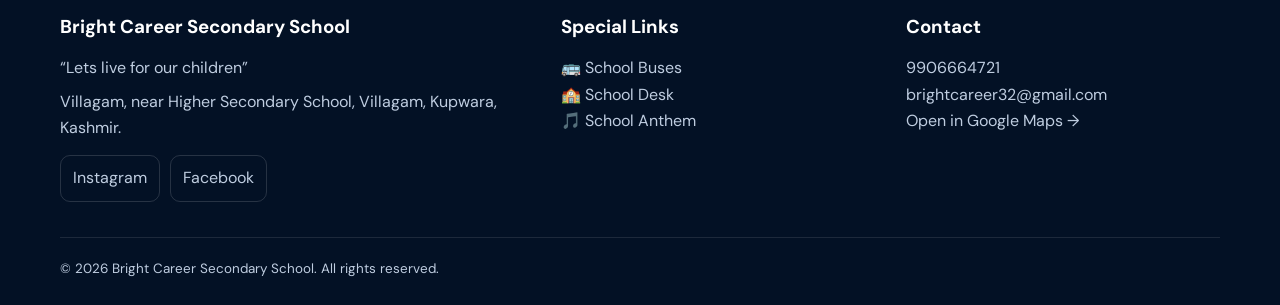
<file: gallery.html>
<!doctype html><html lang="en"><head><meta charset="utf-8"><meta name="viewport" content="width=device-width,initial-scale=1"><title>Gallery | Bright Career Secondary School</title><meta name="description" content="Bright Career Secondary School, Villagam, Kupwara, Kashmir — Nursery to Class 10th. Lets live for our children."><link rel="stylesheet" href="style.css"></head><body>
<div class="topbar"><div class="container"><span>📍 Villagam, Kupwara, Kashmir</span><span>📞 9906664721 · ✉️ brightcareer32@gmail.com</span></div></div>
<nav class="navbar"><div class="container nav-inner">
<a class="brand" href="index.html"><div class="logo">BC</div><div class="brand-title">Bright Career<small>SECONDARY SCHOOL • VILLAGAM</small></div></a>
<button class="menu" aria-label="Open navigation">☰</button>
<div class="nav-links"><a href="index.html">Home</a><a href="about.html">About</a><a href="academics.html">Academics</a><a href="admissions.html">Admissions</a><a href="gallery.html">Gallery</a><a href="contact.html">Contact</a><a href="staff.html">staff</a><a href="zitish.html" style="color: #ffb300; font-weight: bold;">Zitish 🔬</a><a href= "hall of fame.html.html">hall of fame</a><a href="apply.html">Apply for Admission</a><a class="nav-cta" href="school-desk.html">School Desk</a></div>
</div></nav>
<section class="pagehero"><div class="container"><h1>Gallery</h1><p>Moments from Bright Career Secondary School.</p></div></section><section class="section"><div class="container gallery"><img src="assets/campus.jpg.png" alt="School campus of bright caeer"><img src="assets/classroom.jpg.png" alt="School classroom"><img src="assets/isir.png" alt="pricipal sir"><img src="assets/msir.png" alt="mushtaq sir"><img src="assets/psir.png" alt="waseem sir"><img src="assets/areeba.png" alt="areebaa"><img src="assets/rajsir.png" alt="raj sir"><img src="assets/sports.jpg.png" alt="School campus"></div><div class="container" style="margin-top:25px"><div class="notice">more photos will be added soon. </div></div></section>
<footer><div class="container"><div class="footer-grid">
<div><h3>Bright Career Secondary School</h3><p>“Lets live for our children”</p><p style="margin-top:7px">Villagam, near Higher Secondary School, Villagam, Kupwara, Kashmir.</p><div class="socials"><a href="https://www.instagram.com/brightcareervillagam?stkn=Mm9xZGMwNnK5dHg5" aria-label="Instagram">Instagram</a><a href="https://www.instagram.com/brightcareervillagam?stkn=Mm9xZGMwNnK5dHg5" aria-label="Facebook">Facebook</a></div></div>
<div><h3>Special Links</h3><p><a href="buses.html">🚌 School Buses</a></p><p><a href="school-desk.html">🏫 School Desk</a></p><p><a href="anthem.html">🎵 School Anthem</a></p></div>
<div><h3>Contact</h3><p><a href="tel:9906664721">9906664721</a></p><p><a href="mailto:brightcareer32@gmail.com">brightcareer32@gmail.com</a></p><p><a target="_blank" href="https://www.google.com/maps/search/?api=1&query=Bright+Career+Secondary+School+Villagam+Kupwara">Open in Google Maps →</a></p></div>
</div><div class="copyright">© <span class="year"></span> Bright Career Secondary School. All rights reserved.</div></div></footer>
<script src="script.js"></script></body></html>
</file>
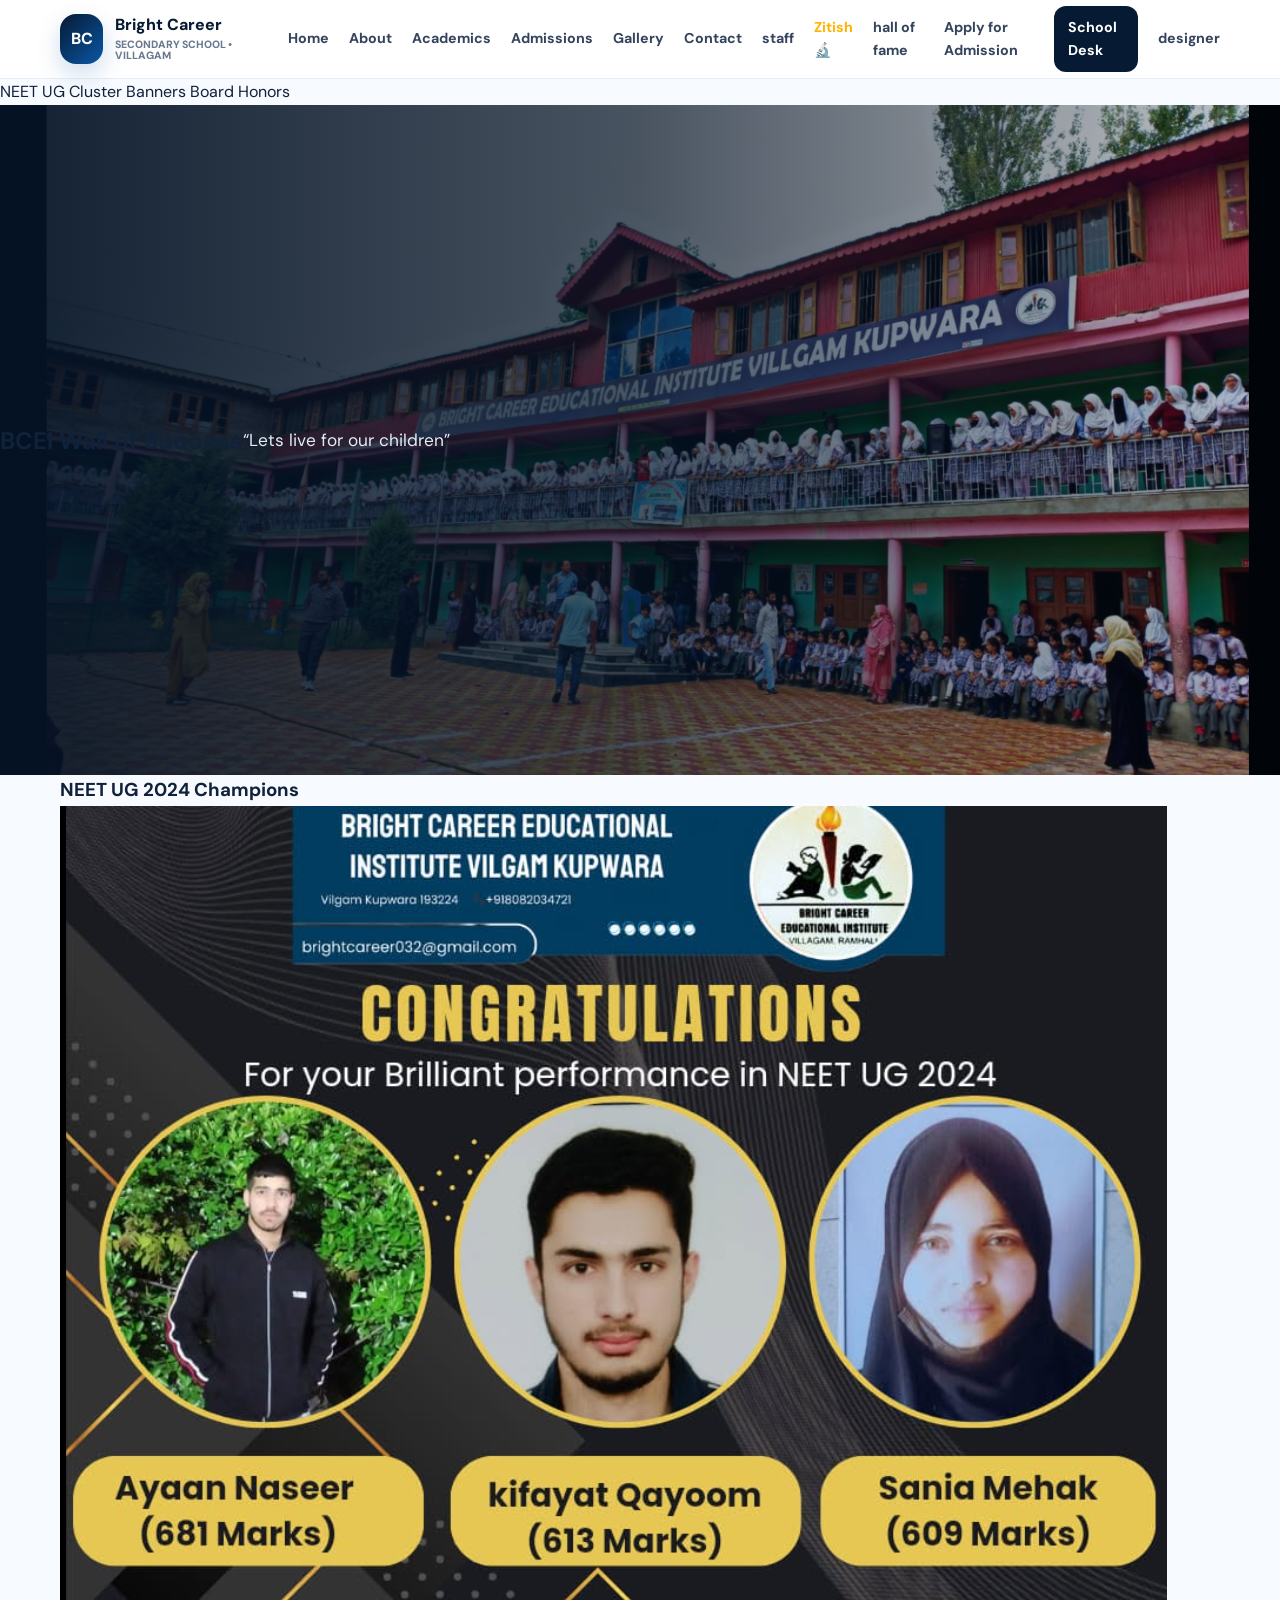
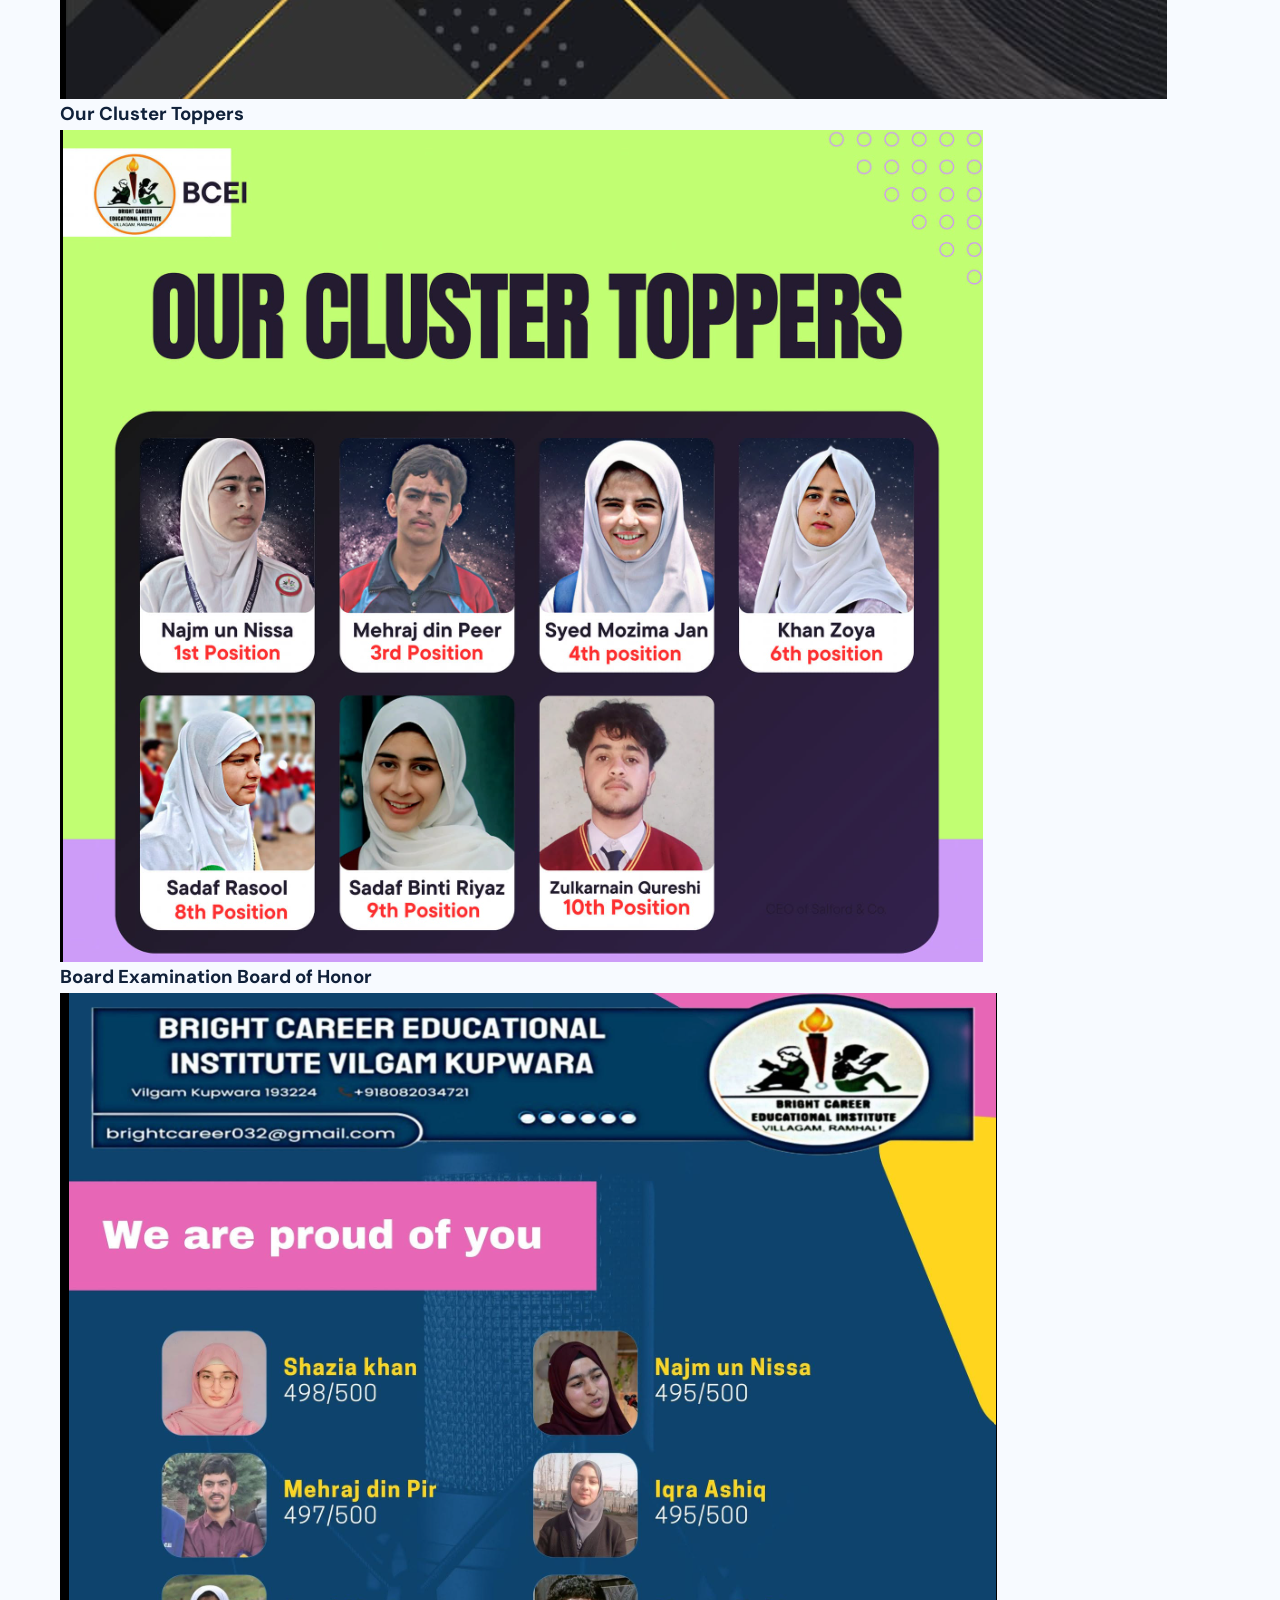
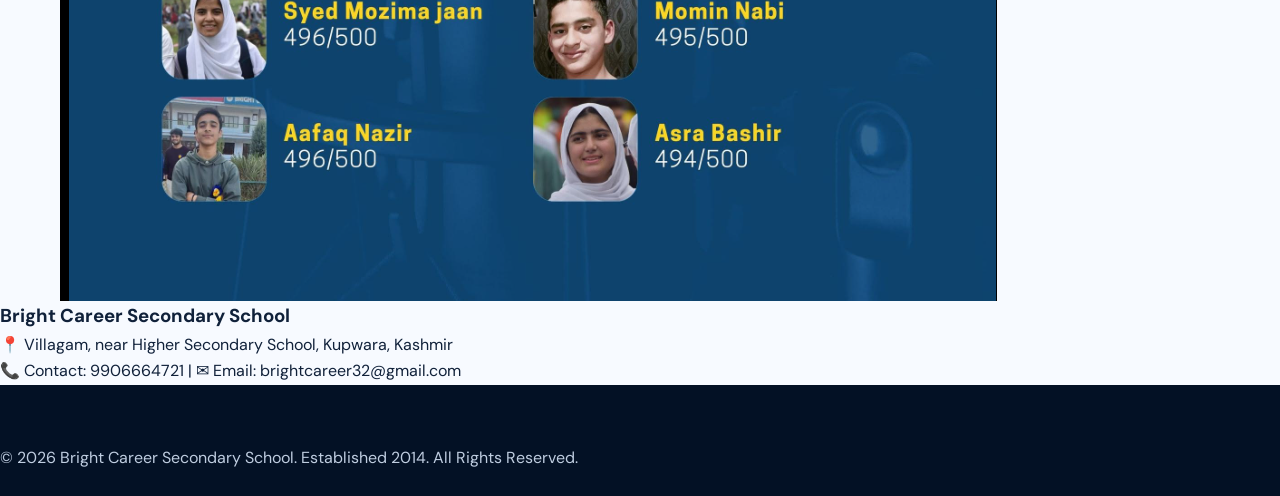
<file: hall of fame.html.html>
<!DOCTYPE html>
<html lang="en">
<head>
    <meta charset="UTF-8">
    <meta name="viewport" content="width=device-width, initial-scale=1.0">
    <title>Bright Career Secondary School — Hall of Fame Banners</title>
    <link rel="stylesheet" href="style.css">

</head>
<body>

    <!-- STICKY NAVBAR -->
    <header>
<nav class="navbar"><div class="container nav-inner">
<a class="brand" href="index.html"><div class="logo">BC</div><div class="brand-title">Bright Career<small>SECONDARY SCHOOL • VILLAGAM</small></div></a>
<button class="menu" aria-label="Open navigation">☰</button>
<div class="nav-links"><a href="index.html">Home</a><a href="about.html">About</a><a href="academics.html">Academics</a><a href="admissions.html">Admissions</a><a href="gallery.html">Gallery</a><a href="contact.html">Contact</a><a href="staff.html">staff</a><a href="zitish.html" style="color: #ffb300; font-weight: bold;">Zitish 🔬</a><a href= "hall of fame.html.html">hall of fame</a><a href="apply.html">Apply for Admission</a><a class="nav-cta" href="school-desk.html">School Desk</a><a href= "about-designer.html">designer</a></div>
</div></nav>
            <nav>
                <a href="#neet">NEET UG</a>
                <a href="#cluster">Cluster Banners</a>
                <a href="#board">Board Honors</a>
            </nav>
        </div>
    </header>

    <!-- SLOGAN HERO BLOCK -->
    <section class="hero">
        <h2>BCEI <span>Wall of Success</span></h2>
        <p>“Lets live for our children”</p>
    </section>

    <!-- UNIFIED POSTER DISPLAY CONTEXT -->
    <main class="container">

        <!-- 1: NEET UG UNIFIED BANNER -->
        <section id="neet">
            <div class="section-header">
                <h3>NEET UG 2024 Champions</h3>
            </div>
            <div class="master-banner-frame">
                <div class="banner-image-wrapper">
                    <!-- Drop your complete NEET graphic inside your assets folder -->
                   <img src="assets/neet%20ug.png">

                </div>
            </div>
        </section>

        <!-- 2: CLUSTER TOPPERS UNIFIED BANNER -->
        <section id="cluster">
            <div class="section-header">
                <h3>Our Cluster Toppers</h3>
            </div>
            <div class="master-banner-frame">
                <div class="banner-image-wrapper">
                    <!-- Drop your complete Cluster Toppers graphic inside your assets folder -->
                    <img src="assets/cluster.png">
                </div>
            </div>
        </section>

        <!-- 3: BOARD EXAM UNIFIED HONORS BANNER -->
        <section id="board">
            <div class="section-header">
                <h3>Board Examination Board of Honor</h3>
            </div>
            <div class="master-banner-frame">
                <div class="banner-image-wrapper">
                    <!-- Drop your complete Board Honor graphic inside your assets folder -->
                    <img src="10th-hall-of-fame.png" alt="10th Hall of Fame Toppers" style="max-width: 100%; height: auto; display: block;">
                </div>
            </div>
        </section>

    </main>

    <!-- BOTTOM INFO CARD -->
    <div class="contact-bar">
        <h3>Bright Career Secondary School</h3>
        <div>📍 Villagam, near Higher Secondary School, Kupwara, Kashmir</div>
        <div>📞 Contact: <span>9906664721</span> | ✉ Email: <span>brightcareer32@gmail.com</span></div>
    </div>

    <footer>
        <p>&copy; 2026 Bright Career Secondary School. Established 2014. All Rights Reserved.</p>
    </footer>

</body>
</html>
</file>
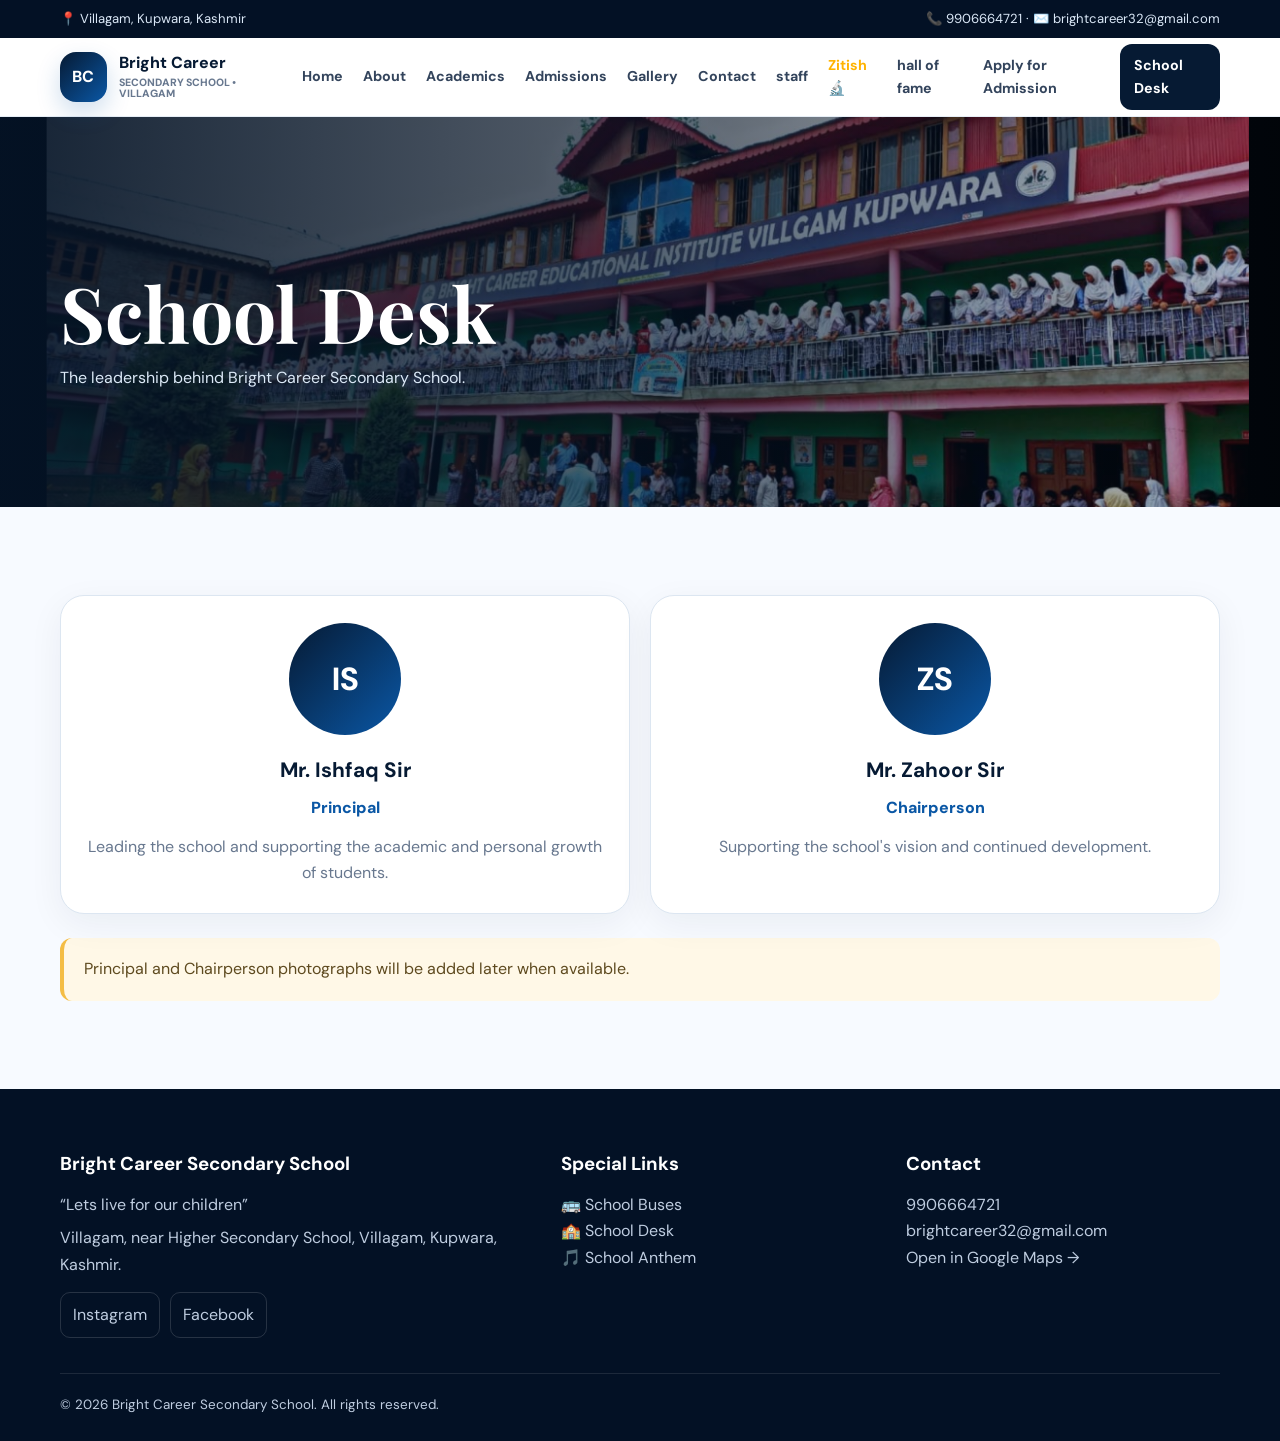
<file: school-desk.html>
<!doctype html><html lang="en"><head><meta charset="utf-8"><meta name="viewport" content="width=device-width,initial-scale=1"><title>School Desk | Bright Career Secondary School</title><meta name="description" content="Bright Career Secondary School, Villagam, Kupwara, Kashmir — Nursery to Class 10th. Lets live for our children."><link rel="stylesheet" href="style.css"></head><body>
<div class="topbar"><div class="container"><span>📍 Villagam, Kupwara, Kashmir</span><span>📞 9906664721 · ✉️ brightcareer32@gmail.com</span></div></div>
<nav class="navbar"><div class="container nav-inner">
<a class="brand" href="index.html"><div class="logo">BC</div><div class="brand-title">Bright Career<small>SECONDARY SCHOOL • VILLAGAM</small></div></a>
<button class="menu" aria-label="Open navigation">☰</button>
<div class="nav-links"><a href="index.html">Home</a><a href="about.html">About</a><a href="academics.html">Academics</a><a href="admissions.html">Admissions</a><a href="gallery.html">Gallery</a><a href="contact.html">Contact</a><a href="staff.html">staff</a><a href="zitish.html" style="color: #ffb300; font-weight: bold;">Zitish 🔬</a><a href= "hall of fame.html.html">hall of fame</a><a href="apply.html">Apply for Admission</a><a class="nav-cta" href="school-desk.html">School Desk</a></div>
</div></nav>
<section class="pagehero"><div class="container"><h1>School Desk</h1><p>The leadership behind Bright Career Secondary School.</p></div></section><section class="section"><div class="container grid2"><div class="card profile"><div class="avatar">IS</div><h3>Mr. Ishfaq Sir</h3><div class="role">Principal</div><p style="margin-top:12px">Leading the school and supporting the academic and personal growth of students.</p></div><div class="card profile"><div class="avatar">ZS</div><h3>Mr. Zahoor Sir</h3><div class="role">Chairperson</div><p style="margin-top:12px">Supporting the school's vision and continued development.</p></div></div><div class="container" style="margin-top:24px"><div class="notice">Principal and Chairperson photographs will be added later when available.</div></div></section>
<footer><div class="container"><div class="footer-grid">
<div><h3>Bright Career Secondary School</h3><p>“Lets live for our children”</p><p style="margin-top:7px">Villagam, near Higher Secondary School, Villagam, Kupwara, Kashmir.</p><div class="socials"><a href="https://www.instagram.com/brightcareervillagam?stkn=Mm9xZGMwNnK5dHg5" aria-label="Instagram">Instagram</a><a href="#" aria-label="Facebook">Facebook</a></div></div>
<div><h3>Special Links</h3><p><a href="buses.html">🚌 School Buses</a></p><p><a href="school-desk.html">🏫 School Desk</a></p><p><a href="anthem.html">🎵 School Anthem</a></p></div>
<div><h3>Contact</h3><p><a href="tel:9906664721">9906664721</a></p><p><a href="mailto:brightcareer32@gmail.com">brightcareer32@gmail.com</a></p><p><a target="_blank" href="https://www.google.com/maps/search/?api=1&query=Bright+Career+Secondary+School+Villagam+Kupwara">Open in Google Maps →</a></p></div>
</div><div class="copyright">© <span class="year"></span> Bright Career Secondary School. All rights reserved.</div></div></footer>
<script src="script.js"></script></body></html>
</file>
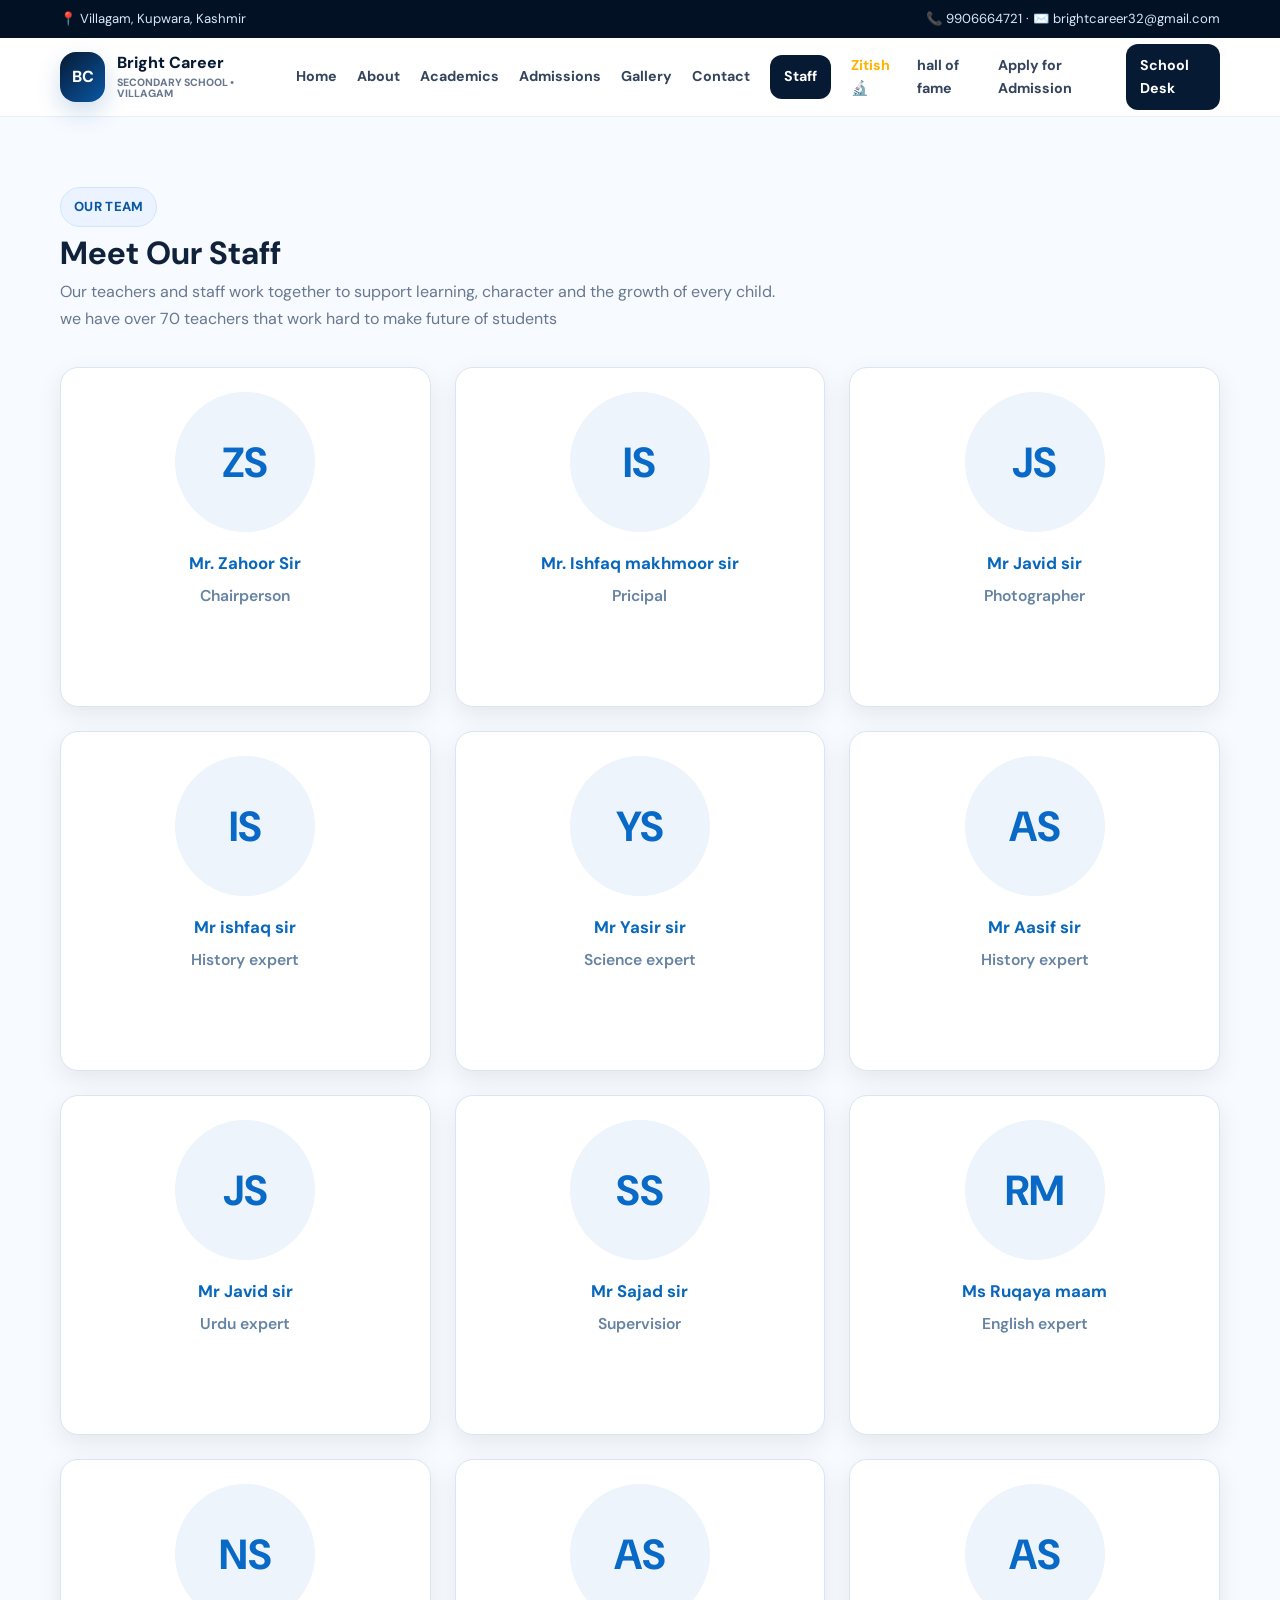
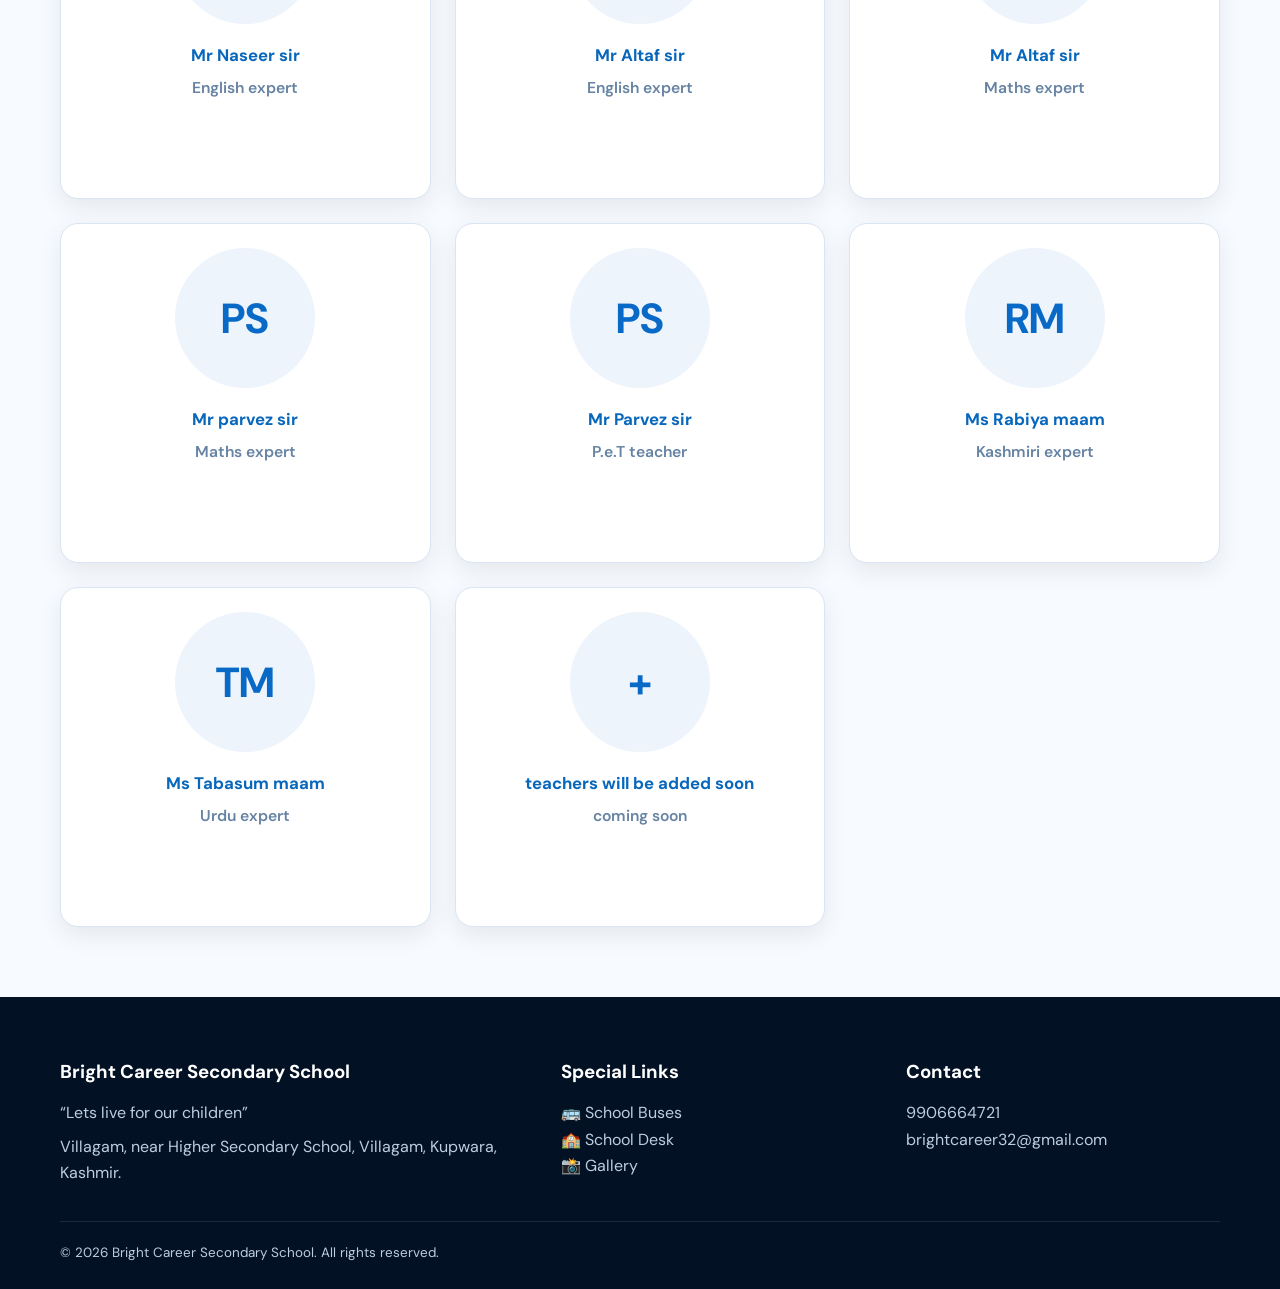
<file: staff.html>
<!doctype html>
<html lang="en">
<head>
  <meta charset="utf-8">
  <meta name="viewport"  content="width=device-width,initial-scale=1">
  <title>Staff | Bright Career Secondary School</title>
  <meta name="description" content="Meet the staff of Bright Career Secondary School, Villagam, Kupwara, Kashmir.">
  <link rel="stylesheet" href="style.css">
  <style>
    .staff-page { padding: 70px 0; }
    .staff-grid {
      display: grid;
      grid-template-columns: repeat(3, 1fr);
      gap: 24px;
      margin-top: 35px;
    }
    .staff-card {
      background: #fff;
      border-radius: 18px;
      padding: 24px;
      text-align: center;
      box-shadow: 0 8px 25px rgba(0,0,0,.08);
    }
    .staff-photo {
      width: 140px;
      height: 140px;
      border-radius: 50%;
      object-fit: cover;
      margin: 0 auto 18px;
      display: block;
      background: #eef4fb;
    }
    .staff-placeholder {
      width: 140px;
      height: 140px;
      border-radius: 50%;
      margin: 0 auto 18px;
      display: flex;
      align-items: center;
      justify-content: center;
      background: #eef4fb;
      color: #0969c7;
      font-size: 42px;
      font-weight: 700;
    }
    .staff-card h3 { margin: 8px 0 5px; }
    .staff-role { color: #55708e; font-weight: 600; margin: 0; }
    @media (max-width: 850px) {
      .staff-grid { grid-template-columns: repeat(2, 1fr); }
    }
    @media (max-width: 560px) {
      .staff-grid { grid-template-columns: 1fr; }
    }
  </style>
</head>
<body>

  <div class="topbar">
    <div class="container">
      <span>📍 Villagam, Kupwara, Kashmir</span>
      <span>📞 9906664721 · ✉️ brightcareer32@gmail.com</span>
    </div>
  </div>

  <nav class="navbar">
    <div class="container nav-inner">
      <a class="brand" href="index.html">
        <div class="logo">BC</div>
        <div class="brand-title">Bright Career<small>SECONDARY SCHOOL • VILLAGAM</small></div>
      </a>
      <button class="menu" aria-label="Open navigation">☰</button>
      <div class="nav-links">
        <a href="index.html">Home</a>
        <a href="about.html">About</a>
        <a href="academics.html">Academics</a>
        <a href="admissions.html">Admissions</a>
        <a href="gallery.html">Gallery</a>
        <a href="contact.html">Contact</a>
        <a class="nav-cta" href="staff.html">Staff</a>
        <a href="zitish.html" style="color: #ffb300; font-weight: bold;">Zitish 🔬</a>
        <a href="hall of fame.html.html">hall of fame</a>
        <a href="apply.html">Apply for Admission</a>
        <a class="nav-cta" href="school-desk.html">School Desk</a>
        
      </div>
    </div>
  </nav>

  <main class="staff-page">
    <div class="container">
      <div class="heading">
        <span class="eyebrow">OUR TEAM</span>
        <h1>Meet Our Staff</h1>
        <p>Our teachers and staff work together to support learning, character and the growth of every child. we have over 70 teachers that work hard to make future of students </p>
      </div>

      <div class="staff-grid">

        <!-- STAFF CARD 1 -->
        <div class="staff-card">
          <div class="staff-placeholder">ZS</div>
          <!-- To add a photo later, replace the line above with:
          <img class="staff-photo" src="assets/ishfaq.jpg" alt="Mr. Ishfaq Sir">
          -->
          <h3>Mr. Zahoor Sir </h3>
          <p class="staff-role">Chairperson</p>
        </div>

        <!-- STAFF CARD 2 -->
        <div class="staff-card">
          <div class="staff-placeholder">IS</div>
          <!-- To add a photo later, replace the line above with:
          <img class="staff-photo" src="assets/zahoor.jpg" alt="Mr. Zahoor Sir">
          -->
          <h3>Mr. Ishfaq makhmoor sir</h3>
          <p class="staff-role">Pricipal</p>
        </div>
         <div class="staff-card">
          <div class="staff-placeholder">JS</div>
          <h3>Mr Javid sir</h3>
          <p class="staff-role"> Photographer </p>
        </div>

        <!-- COPY THIS CARD FOR EACH TEACHER -->
        <div class="staff-card">
          <div class="staff-placeholder">IS</div>
          <h3>Mr ishfaq sir</h3>
          <p class="staff-role"> History expert</p>
        </div>
         <div class="staff-card">
          <div class="staff-placeholder">YS</div>
          <h3>Mr Yasir sir</h3>
          <p class="staff-role"> Science expert</p>
        </div> 
         <div class="staff-card">
          <div class="staff-placeholder">AS</div>
          <h3>Mr Aasif sir</h3>
          <p class="staff-role"> History expert</p>
        </div>
         <div class="staff-card">
          <div class="staff-placeholder">JS</div>
          <h3>Mr Javid sir</h3>
          <p class="staff-role"> Urdu expert</p>
        </div>
         <div class="staff-card">
          <div class="staff-placeholder">SS</div>
          <h3>Mr Sajad sir</h3>
          <p class="staff-role"> Supervisior </p>
        </div>
         <div class="staff-card">
          <div class="staff-placeholder">RM</div>
          <h3>Ms Ruqaya maam</h3>
          <p class="staff-role"> English expert</p>
        </div> 
         <div class="staff-card">
          <div class="staff-placeholder">NS</div>
          <h3>Mr Naseer sir</h3>
          <p class="staff-role"> English expert</p>
        </div> 
         <div class="staff-card">
          <div class="staff-placeholder">AS</div>
          <h3>Mr Altaf sir</h3>
          <p class="staff-role"> English expert</p>
        </div> 
         <div class="staff-card">
          <div class="staff-placeholder">AS</div>
          <h3>Mr Altaf sir</h3>
          <p class="staff-role"> Maths expert</p>
        </div> 
         <div class="staff-card">
          <div class="staff-placeholder">PS</div>
          <h3>Mr parvez sir</h3>
          <p class="staff-role"> Maths expert</p>
        </div> 
         <div class="staff-card">
          <div class="staff-placeholder">PS</div>
          <h3>Mr Parvez  sir</h3>
          <p class="staff-role"> P.e.T teacher</p>
        </div>
         <div class="staff-card">
          <div class="staff-placeholder">RM</div>
          <h3>Ms Rabiya maam</h3>
          <p class="staff-role"> Kashmiri expert</p>
        </div> 
         <div class="staff-card">
          <div class="staff-placeholder">TM</div>
          <h3>Ms Tabasum maam </h3>
          <p class="staff-role"> Urdu expert</p>
        </div> 
         <div class="staff-card">
          <div class="staff-placeholder">+</div>
          <h3>teachers will be added soon</h3>
          <p class="staff-role"> coming soon</p>
        </div>

      </div>
    </div>
  </main>

  <footer>
    <div class="container">
      <div class="footer-grid">
        <div>
          <h3>Bright Career Secondary School</h3>
          <p>“Lets live for our children”</p>
          <p style="margin-top:7px">Villagam, near Higher Secondary School, Villagam, Kupwara, Kashmir.</p>
        </div>
        <div>
          <h3>Special Links</h3>
          <p><a href="buses.html">🚌 School Buses</a></p>
          <p><a href="school-desk.html">🏫 School Desk</a></p>
          <p><a href="gallery.html">📸 Gallery</a></p>
        </div>
        <div>
          <h3>Contact</h3>
          <p><a href="tel:9906664721">9906664721</a></p>
          <p><a href="mailto:brightcareer32@gmail.com">brightcareer32@gmail.com</a></p>
        </div>
      </div>
      <div class="copyright">© <span class="year"></span> Bright Career Secondary School. All rights reserved.</div>
    </div>
  </footer>

  <script src="script.js"></script>
</body>
</html>
</file>
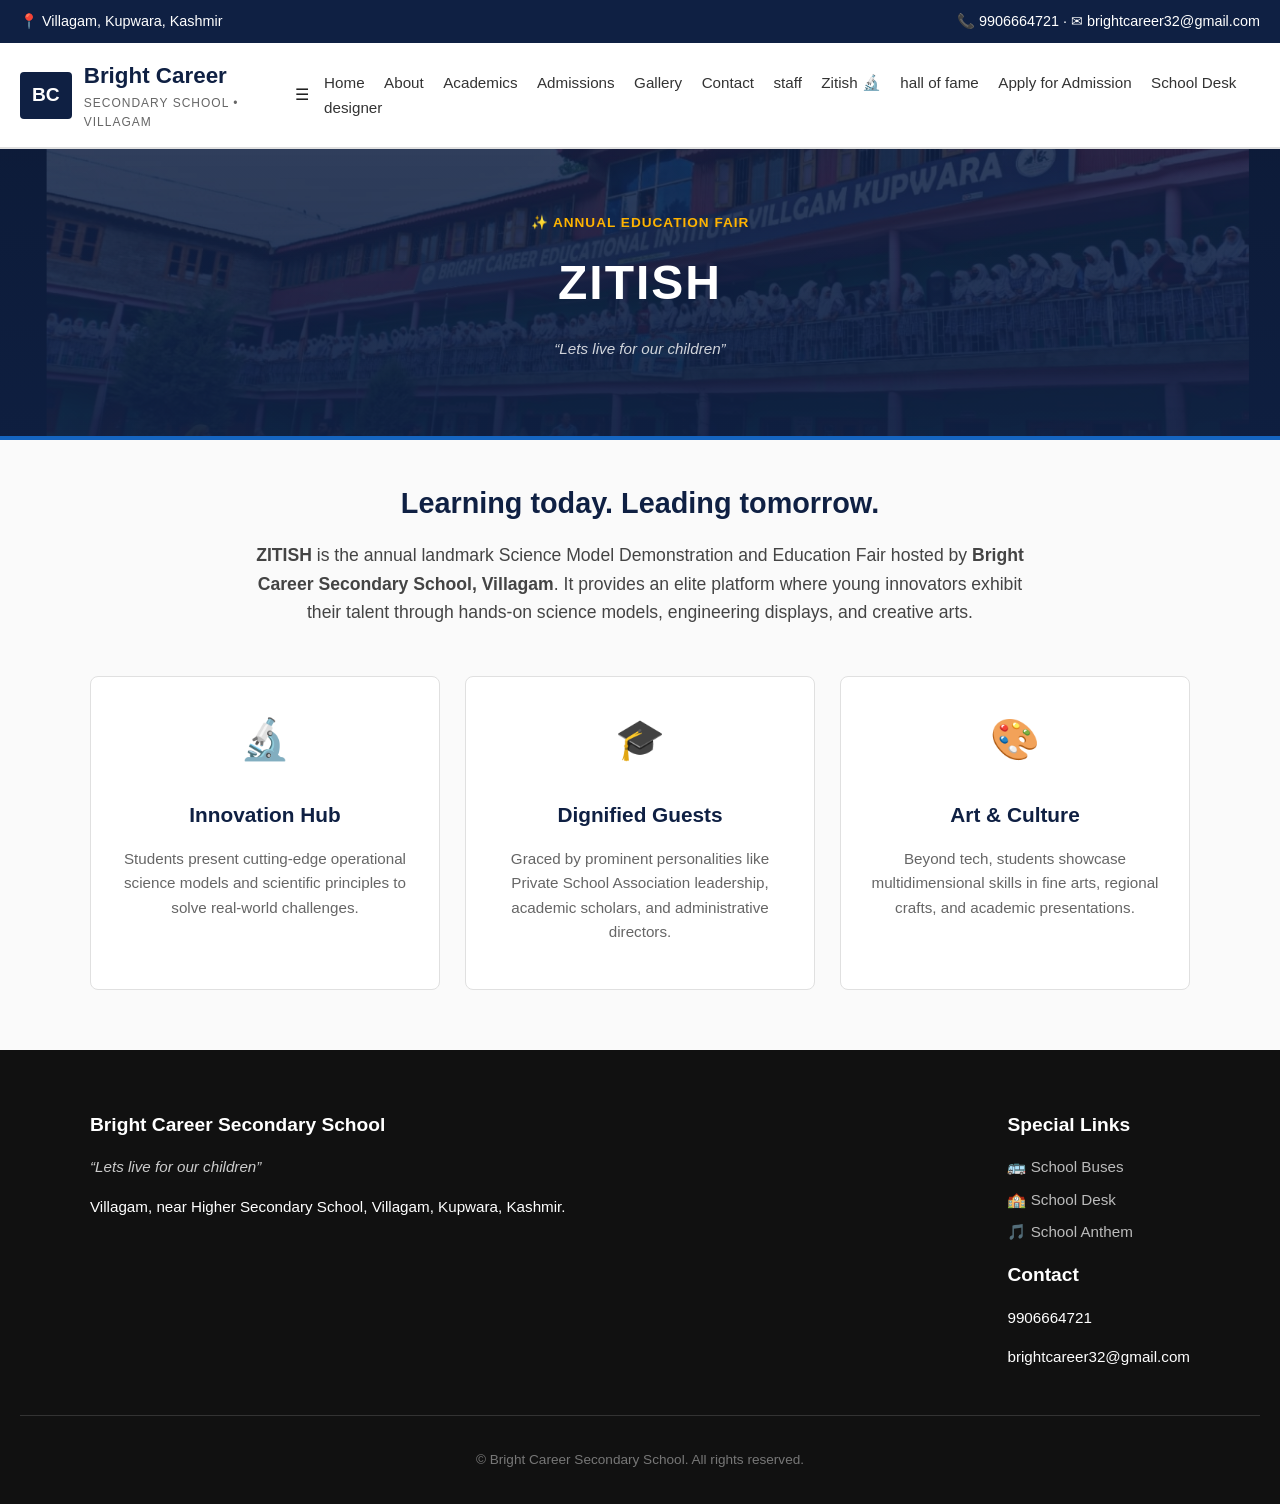
<file: zitish.html>
<!DOCTYPE html>
<html lang="en">
<head>
    <meta charset="UTF-8">
    <meta name="viewport" content="width=device-width, initial-scale=1.0">
    <title>Zitish | Bright Career Secondary School</title>
    
   
    <style>
body { 
  font-family: Arial, sans-serif; 
  margin: 0; 
  padding: 0; 
  background-color: #fafafa; 
  color: #212121; 
  line-height: 1.6; 
}

/* ==========================================================================
   2. Header & Navigation Layout
   ========================================================================== */
/* Top Bar Layout matching Index */ 
.top-bar { 
  background-color: #0f2043; 
  color: #ffffff; 
  padding: 10px 20px; 
  font-size: 0.9rem; 
  display: flex; 
  justify-content: space-between; 
  flex-wrap: wrap; 
}

/* Main Header Area Layout */ 
.main-header { 
  background: #ffffff; 
  padding: 15px 20px; 
  display: flex; 
  justify-content: space-between; 
  align-items: center; 
  border-bottom: 2px solid #e0e0e0; 
}

.logo-area { 
  display: flex; 
  align-items: center; 
  gap: 12px; 
}

.logo-box { 
  background: #0f2043; 
  color: #fff; 
  padding: 8px 12px; 
  font-weight: bold; 
  font-size: 1.2rem; 
  border-radius: 4px; 
}

.logo-text h1 { 
  margin: 0; 
  font-size: 1.4rem; 
  color: #0f2043; 
}

.logo-text p { 
  margin: 0; 
  font-size: 0.75rem; 
  color: #666; 
  letter-spacing: 1px; 
}

/* Navigation Links Layout */ 
.nav-menu a { 
  text-decoration: none; 
  color: #333; 
  margin-left: 15px; 
  font-size: 0.95rem; 
}

.nav-menu a:hover { 
  color: #1565c0; 
}

/* ==========================================================================
   3. Page Hero / Title Section
   ========================================================================== */
.page-title-section { 
  background: linear-gradient(rgba(15, 32, 67, 0.85), rgba(15, 32, 67, 0.95)), url('assets/school-campus.png') no-repeat center center/cover; 
  color: #ffffff; 
  text-align: center; 
  padding: 60px 20px; 
  border-bottom: 4px solid #1565c0; 
}

.page-title-container .sub-tag { 
  font-size: 0.85rem; 
  font-weight: bold; 
  color: #ffb300; 
  letter-spacing: 1px; 
}

.page-title-section h2 { 
  font-size: 3rem; 
  margin: 10px 0; 
  letter-spacing: 2px; 
}

.page-title-container .motto { 
  font-style: italic; 
  opacity: 0.8; 
  font-size: 0.95rem; 
}

/* ==========================================================================
   4. Main Content, Container & Cards Layouts
   ========================================================================== */
.page-container { 
  max-width: 1100px; 
  margin: 40px auto; 
  padding: 0 20px; 
}

.intro-block { 
  text-align: center; 
  margin-bottom: 50px; 
}

.intro-block h3 { 
  font-size: 1.8rem; 
  color: #0f2043; 
  margin-bottom: 15px; 
}

.intro-block p { 
  font-size: 1.1rem; 
  color: #444; 
  max-width: 800px; 
  margin: 0 auto; 
}

.features-grid { 
  display: grid; 
  grid-template-columns: repeat(auto-fit, minmax(280px, 1fr)); 
  gap: 25px; 
  margin-bottom: 60px; 
}

.feature-card { 
  background: #ffffff; 
  border: 1px solid #e0e0e0; 
  border-radius: 8px; 
  padding: 30px 20px; 
  text-align: center; 
}

.feature-card .card-icon { 
  font-size: 2.5rem; 
  display: block; 
  margin-bottom: 15px; 
}

.feature-card h4 { 
  font-size: 1.3rem; 
  color: #0f2043; 
  margin-bottom: 10px; 
}

.feature-card p { 
  font-size: 0.95rem; 
  color: #666; 
}

/* ==========================================================================
   5. Footer Theming styling matching official styles
   ========================================================================== */
.main-footer { 
  background: #111111; 
  color: #ffffff; 
  padding: 40px 20px 20px 20px; 
  font-size: 0.95rem; 
}

.footer-container { 
  display: flex; 
  justify-content: space-between; 
  flex-wrap: wrap; 
  max-width: 1100px; 
  margin: 0 auto; 
  gap: 30px; 
}

.footer-left h3, .footer-right h3 { 
  color: #ffffff; 
  margin-bottom: 15px; 
  font-size: 1.2rem; 
}

.footer-motto { 
  font-style: italic; 
  color: #ccc; 
}

.footer-right ul { 
  list-style: none; 
  padding: 0; 
}

.footer-right ul li { 
  margin-bottom: 8px; 
}

.footer-right ul li a { 
  color: #bbb; 
  text-decoration: none; 
}

.footer-right ul li a:hover { 
  color: #fff; 
}

.footer-bottom { 
  text-align: center; 
  border-top: 1px solid #333; 
  margin-top: 30px; 
  padding-top: 20px; 
  color: #777; 
  font-size: 0.85rem; 
}

/* ==========================================================================
   6. Responsive Breakpoint details
   ========================================================================== */
@media (max-width: 768px) { 
  .main-header { 
    flex-direction: column; 
    gap: 15px; 
    text-align: center; 
  }
  
  .nav-menu { 
    display: flex; 
    flex-wrap: wrap; 
    justify-content: center; 
    gap: 10px; 
  }
  
  .nav-menu a { 
    margin: 0; 
  }
  
  .page-title-section h2 { 
    font-size: 2.2rem; 
  } 
}
</style>

</head>
<body>

<!-- 1. Ensure the top utility bar matches the homepage exactly -->
<div class="top-bar">
  <div>📍 Villagam, Kupwara, Kashmir</div>
  <div>📞 9906664721 · ✉ brightcareer32@gmail.com</div>
</div>

<!-- 2. This structure triggers your layout styles perfectly -->
<header class="main-header">
  <div class="logo-area">
    <div class="logo-box">BC</div>
    <div class="logo-text">
      <h1>Bright Career</h1>
      <p>SECONDARY SCHOOL • VILLAGAM</p>
    </div>
  </div>
  
  <!-- Add the hamburger button structure if your JavaScript toggles it -->
  <div class="menu-toggle">☰</div>

  <!-- This container separates your links and applies padding -->
  <nav class="nav-menu">
    <a href="index.html">Home</a>
    <a href="about.html">About</a>
    <a href="academics.html">Academics</a>
    <a href="admissions.html">Admissions</a>
    <a href="gallery.html">Gallery</a>
    <a href="contact.html">Contact</a>
    <a href="staff.html">staff</a>
    <a href="zitish.html" class="active">Zitish 🔬</a>
    <a href="hall of fame.html.html">hall of fame</a>
      <a href="apply.html">Apply for Admission</a>
    <a href="school-desk.html">School Desk</a>
    <a href="designer.html">designer</a>
  </nav>
</header>



    <!-- Page Title / Hero Section -->
    <section class="page-title-section">
        <div class="page-title-container">
            <span class="sub-tag">✨ ANNUAL EDUCATION FAIR</span>
            <h2>ZITISH</h2>
            <p class="motto">“Lets live for our children”</p>
        </div>
    </section>

    <!-- Main Content Area -->
    <main class="page-container">
        
        <!-- Intro Section -->
        <section class="intro-block">
            <h3>Learning today. Leading tomorrow.</h3>
            <p><strong>ZITISH</strong> is the annual landmark Science Model Demonstration and Education Fair hosted by <strong>Bright Career Secondary School, Villagam</strong>. It provides an elite platform where young innovators exhibit their talent through hands-on science models, engineering displays, and creative arts.</p>
        </section>

        <!-- Features Grid (Matches index.html card design) -->
        <section class="features-grid">
            <div class="feature-card">
                <span class="card-icon">🔬</span>
                <h4>Innovation Hub</h4>
                <p>Students present cutting-edge operational science models and scientific principles to solve real-world challenges.</p>
            </div>

            <div class="feature-card">
                <span class="card-icon">🎓</span>
                <h4>Dignified Guests</h4>
                <p>Graced by prominent personalities like Private School Association leadership, academic scholars, and administrative directors.</p>
            </div>

            <div class="feature-card">
                <span class="card-icon">🎨</span>
                <h4>Art & Culture</h4>
                <p>Beyond tech, students showcase multidimensional skills in fine arts, regional crafts, and academic presentations.</p>
            </div>
        </section>

    </main>

    <!-- Footer Structure (Matches your official website theme) -->
    <footer class="main-footer">
        <div class="footer-container">
            <div class="footer-left">
                <h3>Bright Career Secondary School</h3>
                <p class="footer-motto">“Lets live for our children”</p>
                <p>Villagam, near Higher Secondary School, Villagam, Kupwara, Kashmir.</p>
            </div>
            <div class="footer-right">
                <h3>Special Links</h3>
                <ul>
                    <li><a href="buses.html">🚌 School Buses</a></li>
                    <li><a href="school-desk.html">🏫 School Desk</a></li>
                    <li><a href="anthem.html">🎵 School Anthem</a></li>
                </ul>
                <h3 style="margin-top: 15px;">Contact</h3>
                <p>9906664721</p>
                <p>brightcareer32@gmail.com</p>
            </div>
        </div>
        <div class="footer-bottom">
            <p>© Bright Career Secondary School. All rights reserved.</p>
        </div>
    </footer>

</body>
</html>
</file>
<file: style.css>
@import url('https://fonts.googleapis.com/css2?family=DM+Sans:wght@400;500;600;700;800&family=Playfair+Display:wght@600;700;800&display=swap');
:root{--navy:#061a33;--blue:#0a57a5;--gold:#f4bd45;--ink:#10213a;--muted:#68788f;--line:#dce6f1;--bg:#f7faff;--white:#fff;--shadow:0 20px 55px rgba(6,26,51,.12)}
*{box-sizing:border-box;margin:0;padding:0}html{scroll-behavior:smooth}body{font-family:"DM Sans",Arial,sans-serif;color:var(--ink);background:var(--bg);line-height:1.65}a{text-decoration:none;color:inherit}img{max-width:100%;display:block}
.container{width:min(1160px,92%);margin:auto}
.topbar{background:#031125;color:#dbe8f7;font-size:.82rem}.topbar .container{min-height:38px;display:flex;justify-content:space-between;align-items:center;gap:15px}
.navbar{position:sticky;top:0;z-index:1000;background:rgba(255,255,255,.95);backdrop-filter:blur(15px);border-bottom:1px solid rgba(10,87,165,.1)}
.nav-inner{min-height:78px;display:flex;align-items:center;justify-content:space-between;gap:20px}.brand{display:flex;align-items:center;gap:12px}.logo{width:50px;height:50px;border-radius:16px;background:linear-gradient(135deg,var(--navy),var(--blue));display:grid;place-items:center;color:#fff;font-weight:800;box-shadow:0 10px 25px rgba(10,87,165,.2)}.brand-title{font-weight:800;color:var(--navy);line-height:1.05}.brand-title small{display:block;color:var(--muted);font-size:.66rem;margin-top:5px}
.nav-links{display:flex;align-items:center;gap:20px;font-size:.89rem;font-weight:700;color:#33445c}.nav-links a:hover{color:var(--blue)}.nav-links .nav-cta{background:var(--navy);color:#fff;padding:10px 14px;border-radius:12px}.menu{display:none;border:0;background:none;font-size:1.6rem;color:var(--navy)}
.hero{min-height:670px;display:flex;align-items:center;position:relative;background:linear-gradient(90deg,rgba(4,19,38,.94),rgba(4,19,38,.7),rgba(4,19,38,.2)),url("assets/school-campus.png") center/cover}
.hero-content{color:#fff;padding:100px 0;max-width:900px}.eyebrow{display:inline-flex;padding:8px 13px;border:1px solid rgba(255,255,255,.25);background:rgba(255,255,255,.08);border-radius:999px;font-size:.82rem;font-weight:800;letter-spacing:.3px}.hero h1{font-family:"Playfair Display",serif;font-size:clamp(3rem,7vw,6.2rem);line-height:.98;margin:22px 0 16px;letter-spacing:-2px}.hero h1 span{color:var(--gold)}.slogan{font-size:1.22rem;font-weight:700;color:var(--gold);margin-bottom:8px}.hero p{font-size:1.08rem;color:#e2ecf7;max-width:700px}
.buttons{display:flex;gap:12px;flex-wrap:wrap;margin-top:30px}.btn{display:inline-flex;align-items:center;justify-content:center;padding:13px 19px;border-radius:13px;font-weight:800;transition:.2s;border:1px solid transparent}.btn:hover{transform:translateY(-2px)}.primary{background:var(--gold);color:var(--navy)}.secondary{background:rgba(255,255,255,.1);border-color:rgba(255,255,255,.28);color:#fff}
.section{padding:88px 0}.alt{background:#fff}.heading{max-width:730px;margin-bottom:34px}.heading .eyebrow{color:var(--blue);background:#eaf3ff;border-color:#d4e6fb}.heading h2{font-family:"Playfair Display",serif;color:var(--navy);font-size:clamp(2.1rem,4vw,3.4rem);line-height:1.08;margin:12px 0}.heading p{color:var(--muted)}
.quick{margin-top:-48px;position:relative;z-index:5}.quick-grid{display:grid;grid-template-columns:repeat(3,1fr);gap:18px}.quick-card{background:#fff;border:1px solid var(--line);border-radius:21px;padding:25px;box-shadow:var(--shadow);transition:.2s}.quick-card:hover{transform:translateY(-6px)}.icon{width:52px;height:52px;border-radius:16px;background:#edf5ff;display:grid;place-items:center;font-size:1.5rem;margin-bottom:15px}.quick-card h3{color:var(--navy);margin-bottom:5px}.quick-card p{color:var(--muted);font-size:.94rem}.arrow{display:inline-block;margin-top:13px;color:var(--blue);font-weight:800}
.stats{background:var(--navy);color:#fff}.stats-grid{display:grid;grid-template-columns:repeat(4,1fr);gap:15px}.stat{padding:25px;border:1px solid rgba(255,255,255,.12);border-radius:18px;background:rgba(255,255,255,.045)}.stat strong{display:block;color:var(--gold);font-size:1.8rem}.stat span{color:#c8d6e6;font-size:.9rem}
.split{display:grid;grid-template-columns:1.05fr .95fr;gap:55px;align-items:center}.photo{border-radius:28px;overflow:hidden;box-shadow:var(--shadow);position:relative}.photo img{width:100%;height:480px;object-fit:cover}.watermark{position:absolute;right:22px;bottom:20px;width:105px;height:105px;border-radius:50%;border:2px solid rgba(255,255,255,.5);display:grid;place-items:center;color:#fff;background:rgba(4,19,38,.3);font-weight:900;font-size:.8rem;text-align:center}.text h2{font-family:"Playfair Display",serif;font-size:2.8rem;line-height:1.1;color:var(--navy)}.text p{color:var(--muted);margin-top:14px}.checks{list-style:none;margin-top:20px;display:grid;gap:10px}.checks li:before{content:"✓";color:var(--blue);font-weight:900;margin-right:10px}
.pagehero{min-height:390px;padding:120px 0 80px;display:flex;align-items:end;color:#fff;background:linear-gradient(90deg,rgba(4,19,38,.93),rgba(4,19,38,.65),rgba(4,19,38,.25)),url("assets/school-campus.png") center/cover}.pagehero h1{font-family:"Playfair Display",serif;font-size:clamp(2.8rem,6vw,5rem);line-height:1.05}.pagehero p{margin-top:12px;color:#dce9f7;max-width:720px}
.grid3{display:grid;grid-template-columns:repeat(3,1fr);gap:20px}.grid2{display:grid;grid-template-columns:repeat(2,1fr);gap:20px}.card{background:#fff;border:1px solid var(--line);border-radius:24px;padding:27px;box-shadow:0 10px 35px rgba(6,26,51,.06)}.card h3{color:var(--navy);margin-bottom:8px}.card p{color:var(--muted)}
.profile{text-align:center}.profile .avatar{width:112px;height:112px;margin:0 auto 18px;border-radius:50%;background:linear-gradient(135deg,var(--navy),var(--blue));color:#fff;display:grid;place-items:center;font-size:2rem;font-weight:800}.profile h3{font-size:1.3rem}.role{color:var(--blue);font-weight:800}
.video-box{background:#020a15;border-radius:28px;padding:10px;box-shadow:var(--shadow)}.video-box video{display:block;width:100%;max-height:700px;border-radius:20px}.notice{background:#fff8e7;border-left:4px solid var(--gold);padding:18px 20px;border-radius:12px;color:#5e4a1f}
.gallery{display:grid;grid-template-columns:repeat(3,1fr);gap:16px}.gallery img{width:100%;height:250px;object-fit:cover;border-radius:18px}.contact-list{display:grid;gap:14px}.contact-item{padding:19px;border:1px solid var(--line);border-radius:17px;background:#fff}.contact-item strong{display:block;color:var(--navy)}.contact-item span{color:var(--muted)}.map{width:100%;min-height:330px;border:0;border-radius:22px;box-shadow:var(--shadow)}
footer{background:#031125;color:#bfcde0;padding:60px 0 25px}.footer-grid{display:grid;grid-template-columns:1.5fr 1fr 1fr;gap:30px}footer h3{color:#fff;margin-bottom:12px}footer p,footer a{color:#bfcde0}footer a:hover{color:var(--gold)}.socials{display:flex;gap:10px;margin-top:14px}.socials a{border:1px solid rgba(255,255,255,.14);padding:9px 12px;border-radius:10px}.copyright{border-top:1px solid rgba(255,255,255,.1);margin-top:35px;padding-top:20px;font-size:.84rem}
.fade{animation:fade .7s ease both}@keyframes fade{from{opacity:0;transform:translateY(14px)}to{opacity:1;transform:none}}
@media(max-width:900px){.nav-links{display:none;position:absolute;top:78px;left:0;right:0;background:#fff;padding:20px;flex-direction:column;align-items:flex-start;border-bottom:1px solid var(--line)}.nav-links.open{display:flex}.menu{display:block}.quick-grid,.stats-grid,.grid3,.grid2,.split,.footer-grid,.gallery{grid-template-columns:1fr}.hero{min-height:650px}.hero-content{padding:80px 0}.photo img{height:340px}.section{padding:65px 0}.topbar .container{justify-content:center;flex-wrap:wrap;padding:7px 0}}
/* Bus Routes */
.routes-section {
    margin-top: 30px;
}

.routes-section h2 {
    margin-bottom: 20px;
}

.route-card {
    background: white;
    padding: 20px;
    margin-bottom: 15px;
    border-radius: 12px;
    border-left: 5px solid #f5b82e;
    box-shadow: 0 4px 12px rgba(0, 0, 0, 0.08);
}

.route-card h3 {
    margin: 0 0 8px;
}

.route-card p {
    margin: 0;
}
/* =========================
   STAFF PAGE
   Add this at the bottom of style.css
   ========================= */

.staff-page {
    padding: 70px 0 80px;
}

.staff-heading {
    max-width: 850px;
    margin: 0 auto 45px;
    text-align: center;
}

.staff-heading h1 {
    margin: 12px 0 16px;
    font-size: clamp(2.2rem, 5vw, 4rem);
    line-height: 1.08;
}

.staff-heading p {
    color: #5d7a9c;
    font-size: 1.1rem;
    line-height: 1.7;
}

.staff-grid {
    display: grid;
    grid-template-columns: repeat(3, minmax(0, 1fr));
    gap: 28px;
}

.staff-card {
    background: #ffffff;
    border: 1px solid #d9e5f2;
    border-radius: 22px;
    padding: 34px 28px 30px;
    text-align: center;
    min-height: 340px;
    box-shadow: 0 10px 30px rgba(14, 56, 96, 0.08);
    transition: transform 0.25s ease, box-shadow 0.25s ease;
}

.staff-card:hover {
    transform: translateY(-6px);
    box-shadow: 0 16px 36px rgba(14, 56, 96, 0.14);
}

.staff-initial {
    width: 140px;
    height: 140px;
    margin: 0 auto 25px;
    border-radius: 50%;
    display: flex;
    align-items: center;
    justify-content: center;
    background: linear-gradient(145deg, #0a315c, #07599e);
    color: #ffffff;
    font-size: 42px;
    font-weight: 700;
}

.staff-card h2 {
    margin: 0 0 8px;
    color: #06274b;
    font-size: 1.45rem;
}

.staff-card h3 {
    margin: 0 0 17px;
    color: #0867bb;
    font-size: 1.05rem;
}

.staff-card p {
    margin: 0;
    color: #6683a3;
    line-height: 1.65;
    font-size: 0.98rem;
}

.staff-coming {
    margin: 45px auto 0;
    padding: 28px;
    max-width: 850px;
    text-align: center;
    background: #fff8e8;
    border-left: 5px solid #f4b62d;
    border-radius: 16px;
}

.staff-coming h2 {
    margin: 0 0 8px;
    color: #06274b;
}

.staff-coming p {
    margin: 0;
    color: #6683a3;
    line-height: 1.6;
}

@media (max-width: 900px) {
    .staff-grid {
        grid-template-columns: repeat(2, minmax(0, 1fr));
    }
}

@media (max-width: 600px) {
    .staff-page {
        padding: 45px 0 60px;
    }

    .staff-grid {
        grid-template-columns: 1fr;
    }

    .staff-card {
        min-height: auto;
    }
}
/* ==========================================================================
   ZITISH SUB-PAGE ADDITIONAL STYLES (Matches index.html template theme)
   ========================================================================== */

/* Page Container Restraints */
.page-container {
    max-width: 1100px;
    margin: 40px auto;
    padding: 0 20px;
}

/* Page Hero Header Elements */
.page-title-section {
    background: linear-gradient(rgba(15, 32, 67, 0.85), rgba(15, 32, 67, 0.95)), url('assets/school-campus.png') no-repeat center center/cover;
    color: #ffffff;
    text-align: center;
    padding: 60px 20px;
    border-bottom: 4px solid #1565c0;
}

.page-title-container .sub-tag {
    font-size: 0.85rem;
    font-weight: bold;
    color: #ffb300;
    letter-spacing: 1px;
}

.page-title-section h2 {
    font-size: 3rem;
    margin: 10px 0;
    letter-spacing: 2px;
}

.page-title-container .motto {
    font-style: italic;
    opacity: 0.8;
    font-size: 0.95rem;
}

/* Intro Text Style Block */
.intro-block {
    text-align: center;
    margin-bottom: 50px;
}

.intro-block h3 {
    font-size: 1.8rem;
    color: #0f2043;
    margin-bottom: 15px;
    position: relative;
    display: inline-block;
}

.intro-block h3::after {
    content: '';
    display: block;
    width: 60px;
    height: 3px;
    background-color: #1565c0;
    margin: 8px auto 0 auto;
}

.intro-block p {
    font-size: 1.1rem;
    color: #444444;
    line-height: 1.7;
    max-width: 800px;
    margin: 0 auto;
}

/* Multi-column Layout matching your index grids */
.features-grid {
    display: grid;
    grid-template-columns: repeat(auto-fit, minmax(280px, 1fr));
    gap: 25px;
    margin-bottom: 60px;
}

.feature-card {
    background: #ffffff;
    border: 1px solid #e0e0e0;
    border-radius: 8px;
    padding: 30px 20px;
    text-align: center;
    transition: transform 0.2s ease, box-shadow 0.2s ease;
}

.feature-card:hover {
    transform: translateY(-3px);
    box-shadow: 0 6px 15px rgba(0, 0, 0, 0.08);
}

.feature-card .card-icon {
    font-size: 2.5rem;
    display: block;
    margin-bottom: 15px;
}

.feature-card h4 {
    font-size: 1.3rem;
    color: #0f2043;
    margin-bottom: 10px;
}

.feature-card p {
    font-size: 0.95rem;
    color: #666666;
    line-height: 1.5;
}

/* Mobile Responsiveness for Smaller Screen Views */
@media (max-width: 768px) {
    .page-title-section h2 {
        font-size: 2.2rem;
    }
    .intro-block h3 {
        font-size: 1.5rem;
    }
}
</file>
